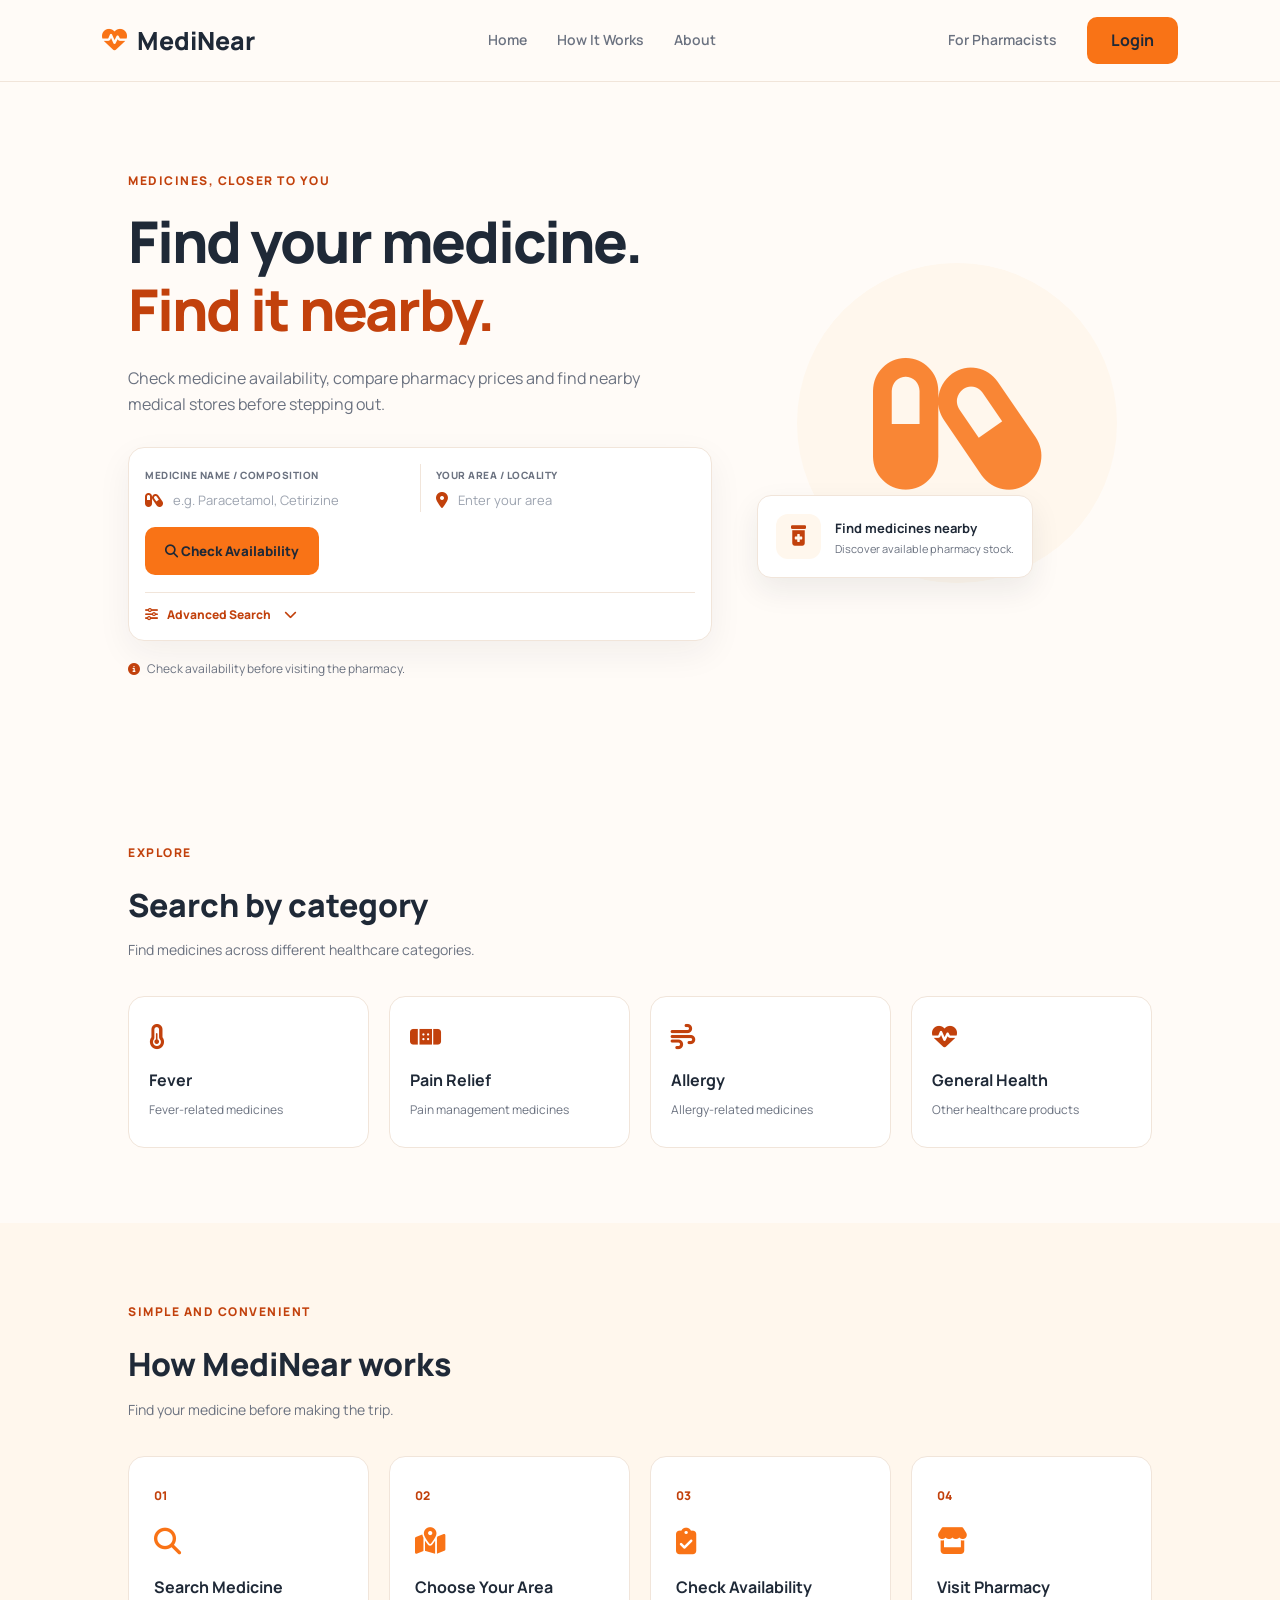
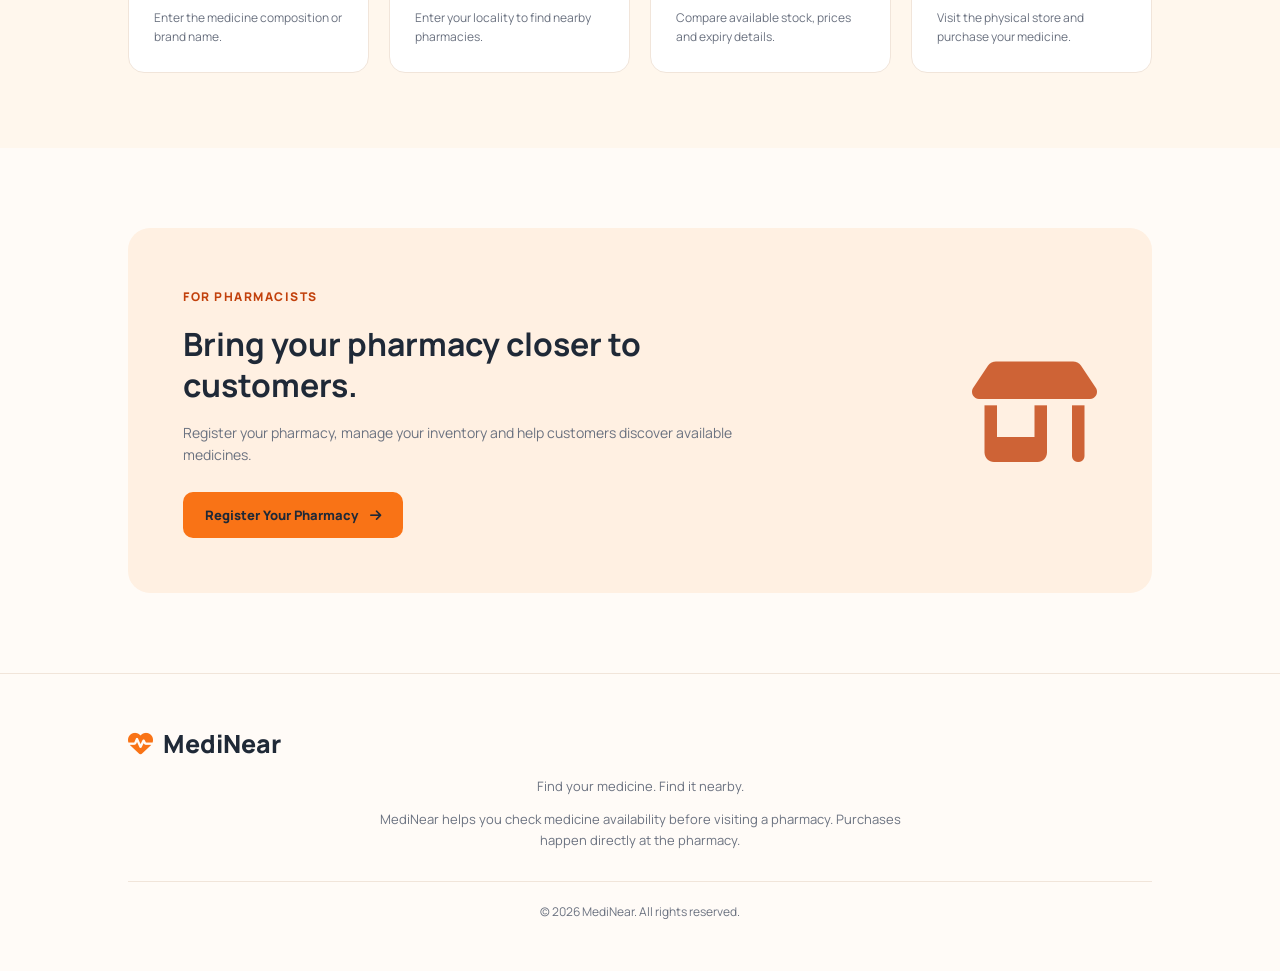
<file: medinear-actual/index.html>
<!DOCTYPE html>
<html lang="en">

<head>
    <meta charset="UTF-8">
    <meta name="viewport" content="width=device-width, initial-scale=1.0">

    <title>MediNear | Find Your Medicine Nearby</title>

    <meta name="description"
        content="Check medicine availability at pharmacies near your area before visiting the store.">

    <link rel="stylesheet" href="style.css">

    <link rel="preconnect" href="https://fonts.googleapis.com">
    <link rel="preconnect" href="https://fonts.gstatic.com" crossorigin>

    <link href="https://fonts.googleapis.com/css2?family=Manrope:wght@400;500;600;700;800&display=swap"
        rel="stylesheet">

    <link rel="stylesheet"
        href="https://cdnjs.cloudflare.com/ajax/libs/font-awesome/6.5.2/css/all.min.css">
   
</head>

<body>

    <!-- NAVIGATION -->

    <header class="navbar">

        <a href="index.html" class="logo">
            <i class="fa-solid fa-heart-pulse"></i>
            <span>MediNear</span>
        </a>

        <nav class="nav-links">
            <a href="#home">Home</a>
            <a href="#how-it-works">How It Works</a>
            <a href="#about">About</a>
        </nav>

        <div class="nav-actions">
            <a href="#pharmacist" class="pharmacist-link">
                For Pharmacists
            </a>

            <a href="login.html" class="login-btn">
                Login
            </a>
        </div>

    </header>


    <!-- HERO SECTION -->

    <main>

        <section class="hero" id="home">

            <div class="hero-content">

                <span class="eyebrow">
                    MEDICINES, CLOSER TO YOU
                </span>

                <h1>
                    Find your medicine.
                    <span>Find it nearby.</span>
                </h1>

                <p class="hero-description">
                    Check medicine availability, compare pharmacy prices
                    and find nearby medical stores before stepping out.
                </p>


                <!-- MEDICINE SEARCH -->

                
<form class="search-container" id="medicine-search">

    <!-- MEDICINE NAME -->

    <div class="search-field">
        <label for="medicine">
            MEDICINE NAME / COMPOSITION
        </label>

        <div class="input-wrapper">
            <i class="fa-solid fa-capsules"></i>

            <input
                type="text"
                id="medicine"
                placeholder="e.g. Paracetamol, Cetirizine"
                required
            >
        </div>
    </div>

    <div class="search-divider"></div>

    <!-- LOCATION -->

    <div class="search-field">
        <label for="area">
            YOUR AREA / LOCALITY
        </label>

        <div class="input-wrapper">
            <i class="fa-solid fa-location-dot"></i>

            <input
                type="text"
                id="area"
                placeholder="Enter your area"
                required
            >
        </div>
    </div>

    <!-- SEARCH BUTTON -->

    <button type="submit" class="search-btn">
        <i class="fa-solid fa-magnifying-glass"></i>
        Check Availability
    </button>

    <!-- EXPANDABLE ADVANCED FILTERS -->

    <details class="advanced-search">

        <summary>
            <i class="fa-solid fa-sliders"></i>
            Advanced Search
            <i class="fa-solid fa-chevron-down advanced-arrow"></i>
        </summary>

        <div class="advanced-search-fields">

            <!-- BRAND NAME -->

            <div class="advanced-field">
                <label for="brand">BRAND NAME (OPTIONAL)</label>

                <input
                    type="text"
                    id="brand"
                    placeholder="e.g. Dolo, Crocin"
                >
            </div>

            <!-- STRENGTH -->

            <div class="advanced-field">
                <label for="strength">STRENGTH (OPTIONAL)</label>

                <select id="strength">
                    <option value="">Any strength</option>
                    <option value="250 mg">250 mg</option>
                    <option value="500 mg">500 mg</option>
                    <option value="650 mg">650 mg</option>
                    <option value="1 g">1 g</option>
                    <option value="5 mg">5 mg</option>
                    <option value="10 mg">10 mg</option>
                    <option value="100 mg">100 mg</option>
                </select>
            </div>

            <!-- DOSAGE FORM -->

            <div class="advanced-field">
                <label for="dosage-form">DOSAGE FORM (OPTIONAL)</label>

                <select id="dosage-form">
                    <option value="">Any form</option>
                    <option value="Tablet">Tablet</option>
                    <option value="Capsule">Capsule</option>
                    <option value="Syrup">Syrup</option>
                    <option value="Injection">Injection</option>
                    <option value="Drops">Drops</option>
                    <option value="Cream">Cream</option>
                    <option value="Ointment">Ointment</option>
                </select>
            </div>

        </div>

    </details>

</form>


                   
                      


                <div class="hero-note">
                    <i class="fa-solid fa-circle-info"></i>
                    Check availability before visiting the pharmacy.
                </div>

            </div>


            <!-- HERO VISUAL -->

            <div class="hero-visual">

                <div class="visual-circle"></div>

                <div class="floating-card">

                    <div class="floating-icon">
                        <i class="fa-solid fa-prescription-bottle-medical"></i>
                    </div>

                    <div>
                        <strong>Find medicines nearby</strong>
                        <p>Discover available pharmacy stock.</p>
                    </div>

                </div>

                <div class="visual-decoration">
                    <i class="fa-solid fa-capsules"></i>
                </div>

            </div>

        </section>

<!-- MEDICINE SEARCH RESULTS -->

<section class="medicine-results" id="medicine-results">

    <div class="results-heading">
        <div>
            <span class="eyebrow">NEARBY PHARMACIES</span>
            <h2>Medicine availability</h2>
            <p id="results-summary">Search to discover nearby pharmacies.</p>
        </div>

        <span class="results-count" id="results-count"></span>
    </div>

    <div class="results-list" id="results-list"></div>

    <div class="empty-state" id="empty-state">
        <h3>No pharmacies found</h3>
        <p>Try another medicine name or location.</p>
    </div>

</section>



        <!-- CATEGORIES -->

        <section class="categories">

            <div class="section-heading">

                <span class="eyebrow">EXPLORE</span>

                <h2>Search by category</h2>

                <p>
                    Find medicines across different healthcare categories.
                </p>

            </div>


            <div class="category-grid">

                <div class="category-card">
                    <i class="fa-solid fa-temperature-half"></i>
                    <h3>Fever</h3>
                    <p>Fever-related medicines</p>
                </div>

                <div class="category-card">
                    <i class="fa-solid fa-bandage"></i>
                    <h3>Pain Relief</h3>
                    <p>Pain management medicines</p>
                </div>

                <div class="category-card">
                    <i class="fa-solid fa-wind"></i>
                    <h3>Allergy</h3>
                    <p>Allergy-related medicines</p>
                </div>

                <div class="category-card">
                    <i class="fa-solid fa-heart-pulse"></i>
                    <h3>General Health</h3>
                    <p>Other healthcare products</p>
                </div>

            </div>

        </section>


        <!-- HOW IT WORKS -->

        <section class="how-it-works" id="how-it-works">

            <div class="section-heading">

                <span class="eyebrow">SIMPLE AND CONVENIENT</span>

                <h2>How MediNear works</h2>

                <p>
                    Find your medicine before making the trip.
                </p>

            </div>


            <div class="steps-grid">

                <div class="step-card">
                    <span>01</span>
                    <i class="fa-solid fa-magnifying-glass"></i>
                    <h3>Search Medicine</h3>
                    <p>Enter the medicine composition or brand name.</p>
                </div>

                <div class="step-card">
                    <span>02</span>
                    <i class="fa-solid fa-map-location-dot"></i>
                    <h3>Choose Your Area</h3>
                    <p>Enter your locality to find nearby pharmacies.</p>
                </div>

                <div class="step-card">
                    <span>03</span>
                    <i class="fa-solid fa-clipboard-check"></i>
                    <h3>Check Availability</h3>
                    <p>Compare available stock, prices and expiry details.</p>
                </div>

                <div class="step-card">
                    <span>04</span>
                    <i class="fa-solid fa-store"></i>
                    <h3>Visit Pharmacy</h3>
                    <p>Visit the physical store and purchase your medicine.</p>
                </div>

            </div>

        </section>


        <!-- PHARMACIST SECTION -->

        <section class="pharmacist-section" id="pharmacist">

            <div>
                <span class="eyebrow">FOR PHARMACISTS</span>

                <h2>Bring your pharmacy closer to customers.</h2>

                <p>
                    Register your pharmacy, manage your inventory
                    and help customers discover available medicines.
                </p>

                <a href="pharmacy-register.html" class="pharmacist-cta">
                    Register Your Pharmacy
                    <i class="fa-solid fa-arrow-right"></i>
                </a>
            </div>

            <div class="pharmacist-icon">
                <i class="fa-solid fa-shop"></i>
            </div>

        </section>

    </main>


    <!-- FOOTER -->

    <footer class="footer" id="about">

        <a href="#home" class="logo">
            <i class="fa-solid fa-heart-pulse"></i>
            <span>MediNear</span>
        </a>

        <p>
            Find your medicine. Find it nearby.
        </p>

        <p class="footer-note">
            MediNear helps you check medicine availability
            before visiting a pharmacy. Purchases happen
            directly at the pharmacy.
        </p>

        <div class="copyright">
            © 2026 MediNear. All rights reserved.
        </div>

    </footer>


    
    
    <script src="main.js"></script>

</body>
</html>
</file>
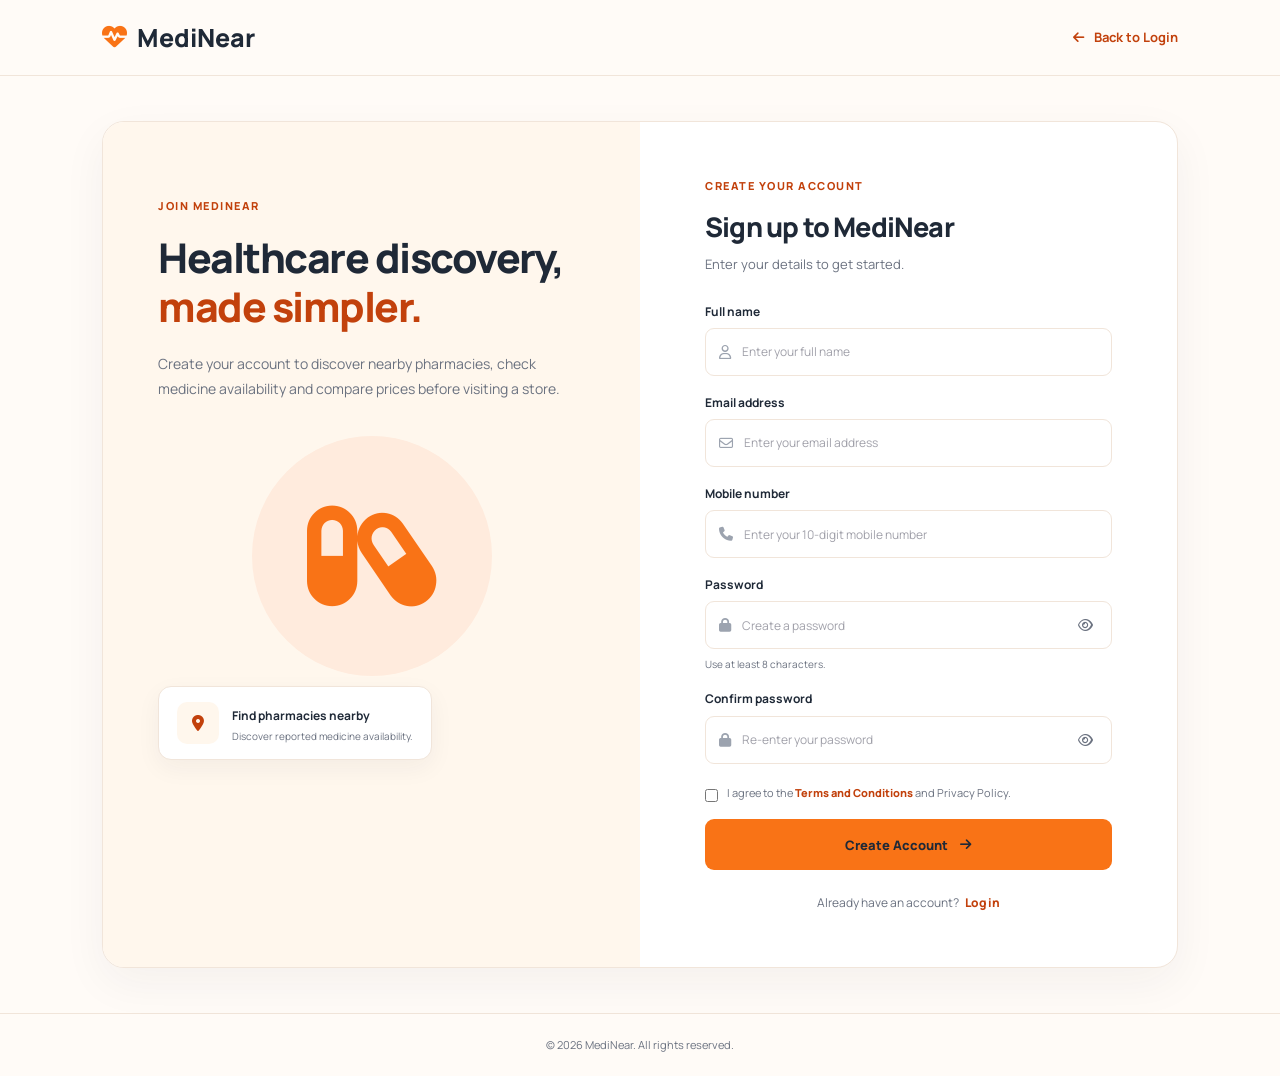
<file: medinear-actual/customer-register.html>
<!DOCTYPE html>
<html lang="en">

<head>
    <meta charset="UTF-8">
    <meta name="viewport" content="width=device-width, initial-scale=1.0">

    <title>Customer Registration | MediNear</title>

    <link rel="stylesheet" href="customer-register.css">

    <link rel="preconnect" href="https://fonts.googleapis.com">
    <link rel="preconnect" href="https://fonts.gstatic.com" crossorigin>

    <link href="https://fonts.googleapis.com/css2?family=Manrope:wght@400;500;600;700;800&display=swap"
        rel="stylesheet">

    <link rel="stylesheet"
        href="https://cdnjs.cloudflare.com/ajax/libs/font-awesome/6.5.2/css/all.min.css">
</head>

<body>

    <!-- HEADER -->

    <header class="register-header">

        <a href="index.html" class="register-logo">
            <i class="fa-solid fa-heart-pulse"></i>
            <span>MediNear</span>
        </a>

        <a href="login.html" class="back-login">
            <i class="fa-solid fa-arrow-left"></i>
            Back to Login
        </a>

    </header>


    <!-- REGISTRATION SECTION -->

    <main class="register-main">

        <section class="register-card">

            <!-- LEFT PANEL -->

            <div class="register-visual">

                <span class="register-eyebrow">
                    JOIN MEDINEAR
                </span>

                <h1>
                    Healthcare discovery,
                    <span>made simpler.</span>
                </h1>

                <p>
                    Create your account to discover nearby pharmacies,
                    check medicine availability and compare prices
                    before visiting a store.
                </p>

                <div class="register-illustration">

                    <div class="illustration-circle"></div>

                    <i class="fa-solid fa-capsules"></i>

                </div>

                <div class="register-feature">

                    <div class="feature-icon">
                        <i class="fa-solid fa-location-dot"></i>
                    </div>

                    <div>
                        <strong>Find pharmacies nearby</strong>
                        <p>Discover reported medicine availability.</p>
                    </div>

                </div>

            </div>


            <!-- RIGHT PANEL -->

            <div class="register-form-panel">

                <div class="form-heading">

                    <span class="register-eyebrow">
                        CREATE YOUR ACCOUNT
                    </span>

                    <h2>Sign up to MediNear</h2>

                    <p>Enter your details to get started.</p>

                </div>


                <form id="customer-register-form">

                    <!-- FULL NAME -->

                    <div class="register-field">

                        <label for="full-name">Full name</label>

                        <div class="register-input">
                            <i class="fa-regular fa-user"></i>

                            <input
                                type="text"
                                id="full-name"
                                name="fullName"
                                placeholder="Enter your full name"
                                autocomplete="name"
                                required
                                minlength="2"
                            >
                        </div>

                    </div>


                    <!-- EMAIL -->

                    <div class="register-field">

                        <label for="register-email">Email address</label>

                        <div class="register-input">
                            <i class="fa-regular fa-envelope"></i>

                            <input
                                type="email"
                                id="register-email"
                                name="email"
                                placeholder="Enter your email address"
                                autocomplete="email"
                                required
                            >
                        </div>

                    </div>


                    <!-- MOBILE NUMBER -->

                    <div class="register-field">

                        <label for="mobile">Mobile number</label>

                        <div class="register-input">
                            <i class="fa-solid fa-phone"></i>

                            <input
                                type="tel"
                                id="mobile"
                                name="mobile"
                                placeholder="Enter your 10-digit mobile number"
                                autocomplete="tel"
                                inputmode="numeric"
                                pattern="[6-9][0-9]{9}"
                                maxlength="10"
                                required
                            >
                        </div>

                    </div>


                    <!-- PASSWORD -->

                    <div class="register-field">

                        <label for="register-password">Password</label>

                        <div class="register-input">
                            <i class="fa-solid fa-lock"></i>

                            <input
                                type="password"
                                id="register-password"
                                name="password"
                                placeholder="Create a password"
                                autocomplete="new-password"
                                minlength="8"
                                required
                            >

                            <button
                                type="button"
                                class="password-toggle"
                                data-target="register-password"
                                aria-label="Show password"
                            >
                                <i class="fa-regular fa-eye"></i>
                            </button>

                        </div>

                        <span class="field-hint">
                            Use at least 8 characters.
                        </span>

                    </div>


                    <!-- CONFIRM PASSWORD -->

                    <div class="register-field">

                        <label for="confirm-password">Confirm password</label>

                        <div class="register-input">
                            <i class="fa-solid fa-lock"></i>

                            <input
                                type="password"
                                id="confirm-password"
                                name="confirmPassword"
                                placeholder="Re-enter your password"
                                autocomplete="new-password"
                                required
                            >

                            <button
                                type="button"
                                class="password-toggle"
                                data-target="confirm-password"
                                aria-label="Show password"
                            >
                                <i class="fa-regular fa-eye"></i>
                            </button>

                        </div>

                    </div>


                    <!-- TERMS -->

                    <div class="terms-row">

                        <input
                            type="checkbox"
                            id="terms"
                            required
                        >

                        <label for="terms">
                            I agree to the
                            <a href="#" id="terms-link">Terms and Conditions</a>
                            and Privacy Policy.
                        </label>

                    </div>


                    <!-- MESSAGE -->

                    <p id="register-message" class="register-message"
                        role="status" aria-live="polite"></p>


                    <!-- SUBMIT -->

                    <button type="submit" class="create-account-btn">

                        Create Account

                        <i class="fa-solid fa-arrow-right"></i>

                    </button>

                </form>


                <!-- LOGIN LINK -->

                <div class="existing-account">

                    Already have an account?

                    <a href="login.html">Log in</a>

                </div>

            </div>

        </section>

    </main>


    <footer class="register-footer">
        © 2026 MediNear. All rights reserved.
    </footer>


    <script src="customer-register.js"></script>

</body>
</html>
</file>
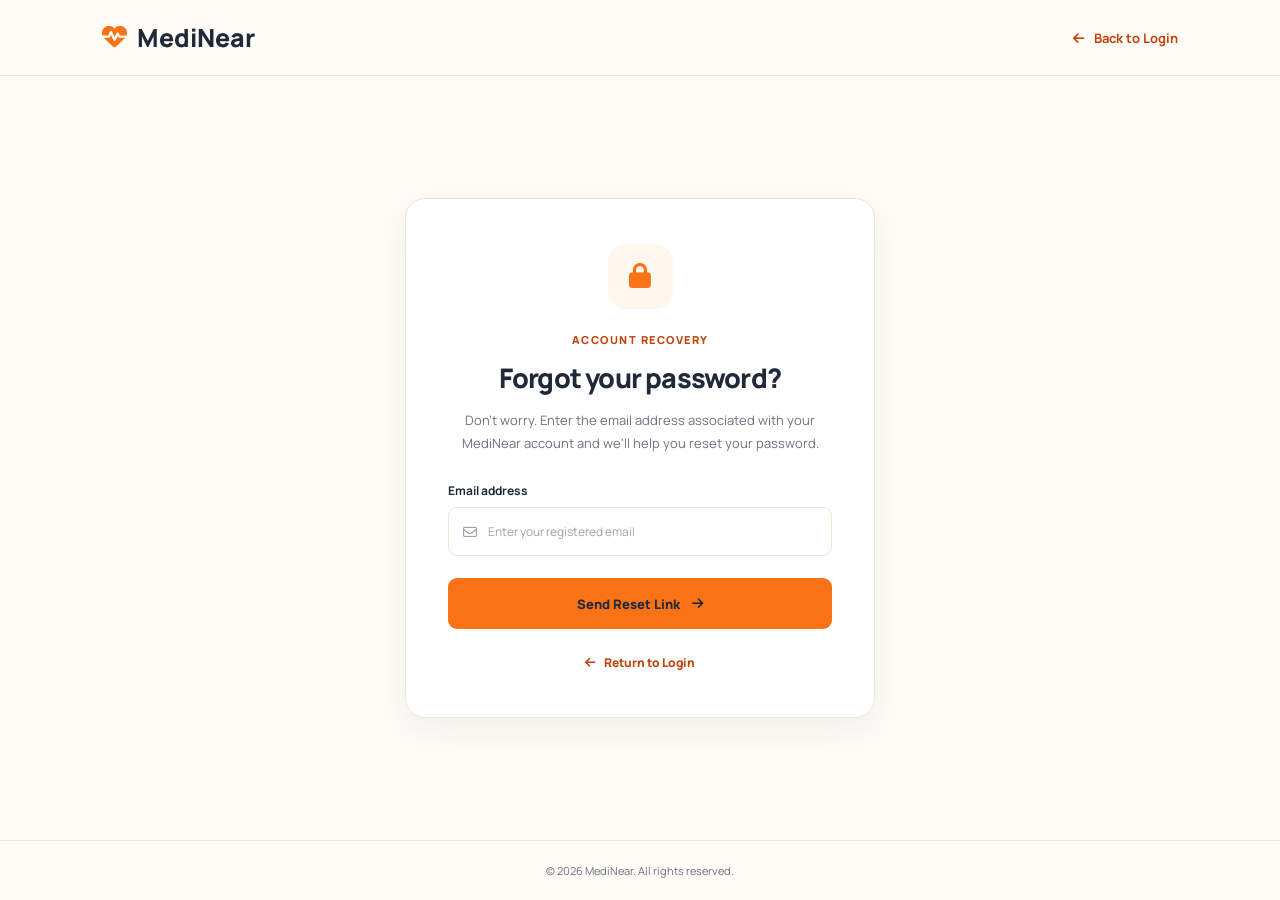
<file: medinear-actual/forgot-password.html>
<!DOCTYPE html>
<html lang="en">

<head>
    <meta charset="UTF-8">
    <meta name="viewport" content="width=device-width, initial-scale=1.0">

    <title>Forgot Password | MediNear</title>

    <link rel="stylesheet" href="forgot-password.css">

    <link rel="preconnect" href="https://fonts.googleapis.com">
    <link rel="preconnect" href="https://fonts.gstatic.com" crossorigin>

    <link href="https://fonts.googleapis.com/css2?family=Manrope:wght@400;500;600;700;800&display=swap"
        rel="stylesheet">

    <link rel="stylesheet"
        href="https://cdnjs.cloudflare.com/ajax/libs/font-awesome/6.5.2/css/all.min.css">
</head>

<body>

    <header class="forgot-header">

        <a href="index.html" class="forgot-logo">
            <i class="fa-solid fa-heart-pulse"></i>
            <span>MediNear</span>
        </a>

        <a href="login.html" class="back-login">
            <i class="fa-solid fa-arrow-left"></i>
            Back to Login
        </a>

    </header>


    <main class="forgot-main">

        <section class="forgot-card">

            <div class="forgot-icon">
                <i class="fa-solid fa-lock"></i>
            </div>

            <span class="forgot-eyebrow">ACCOUNT RECOVERY</span>

            <h1>Forgot your password?</h1>

            <p class="forgot-description">
                Don't worry. Enter the email address associated with
                your MediNear account and we'll help you reset your password.
            </p>


            <form id="forgot-password-form">

                <div class="forgot-field">

                    <label for="forgot-email">Email address</label>

                    <div class="forgot-input">
                        <i class="fa-regular fa-envelope"></i>

                        <input
                            type="email"
                            id="forgot-email"
                            name="email"
                            placeholder="Enter your registered email"
                            autocomplete="email"
                            required
                        >
                    </div>

                </div>


                <p id="forgot-message"
                    class="forgot-message"
                    role="status"
                    aria-live="polite">
                </p>


                <button type="submit" class="reset-button">
                    Send Reset Link
                    <i class="fa-solid fa-arrow-right"></i>
                </button>

            </form>


            <a href="login.html" class="return-login">
                <i class="fa-solid fa-arrow-left"></i>
                Return to Login
            </a>

        </section>

    </main>


    <footer class="forgot-footer">
        © 2026 MediNear. All rights reserved.
    </footer>


    <script src="forgot-password.js"></script>

</body>
</html>
</file>
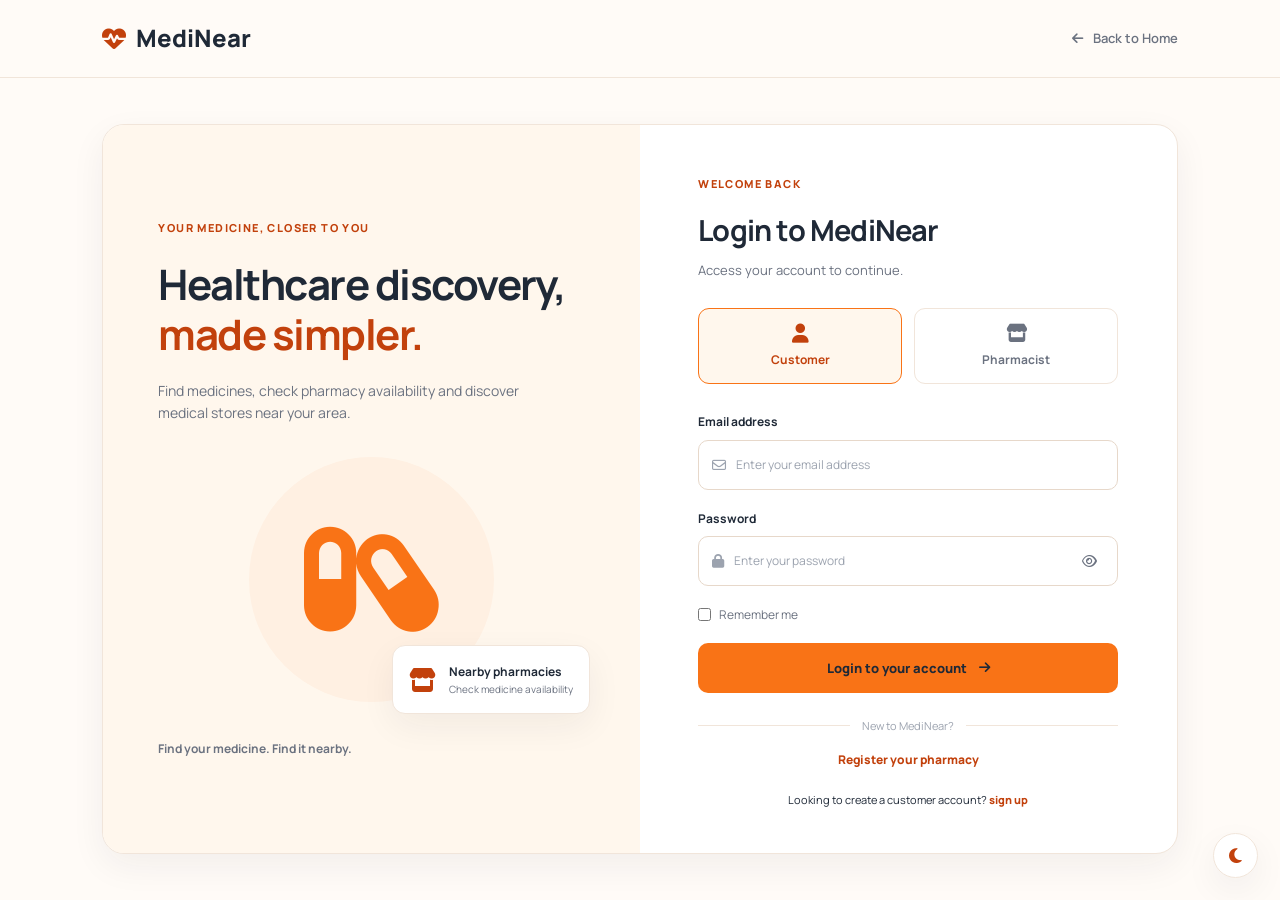
<file: medinear-actual/login.html>
<!DOCTYPE html>
<html lang="en">

<head>
    <meta charset="UTF-8">
    <meta name="viewport" content="width=device-width, initial-scale=1.0">

    <title>Login | MediNear</title>

    <link rel="stylesheet" href="auth.css">

    <link rel="preconnect" href="https://fonts.googleapis.com">
    <link rel="preconnect" href="https://fonts.gstatic.com" crossorigin>

    <link href="https://fonts.googleapis.com/css2?family=Manrope:wght@400;500;600;700;800&display=swap"
        rel="stylesheet">

    <link rel="stylesheet"
        href="https://cdnjs.cloudflare.com/ajax/libs/font-awesome/6.5.2/css/all.min.css">
</head>

<body>

    <header class="auth-navbar">

        <a href="../index.html" class="auth-logo">
            <i class="fa-solid fa-heart-pulse"></i>
            MediNear
        </a>

        <a href="index.html" class="back-home">
            <i class="fa-solid fa-arrow-left"></i>
            Back to Home
        </a>

    </header>


    <main class="auth-main">

        <section class="login-layout">

            <!-- LEFT VISUAL SECTION -->

            <div class="auth-visual">

                <span class="visual-label">
                    YOUR MEDICINE, CLOSER TO YOU
                </span>

                <h1>
                    Healthcare discovery,
                    <span>made simpler.</span>
                </h1>

                <p>
                    Find medicines, check pharmacy availability
                    and discover medical stores near your area.
                </p>

                <div class="auth-illustration">

                    <div class="illustration-circle"></div>

                    <i class="fa-solid fa-capsules capsule-visual"></i>

                    <div class="visual-info-card">

                        <i class="fa-solid fa-store"></i>

                        <div>
                            <strong>Nearby pharmacies</strong>
                            <span>Check medicine availability</span>
                        </div>

                    </div>

                </div>

                <div class="visual-footer">
                    Find your medicine. Find it nearby.
                </div>

            </div>


            <!-- RIGHT LOGIN SECTION -->

            <div class="auth-form-section">

                <div class="auth-card">

                    <div class="mobile-logo auth-logo">
                        <i class="fa-solid fa-heart-pulse"></i>
                        MediNear
                    </div>

                    <span class="eyebrow">WELCOME BACK</span>

                    <h2>Login to MediNear</h2>

                    <p class="form-description">
                        Access your account to continue.
                    </p>


                    <!-- ACCOUNT TYPE -->

                    <div class="account-selector">

                        <button type="button"
                            class="account-option active"
                            data-role="customer">

                            <i class="fa-solid fa-user"></i>

                            <span>Customer</span>

                        </button>


                        <button type="button"
                            class="account-option"
                            data-role="pharmacist">

                            <i class="fa-solid fa-store"></i>

                            <span>Pharmacist</span>

                        </button>

                    </div>


                    <form id="login-form">

                        <input type="hidden"
                            id="account-role"
                            value="customer">


                        <div class="form-group">

                            <label for="login-email">
                                Email address
                            </label>

                            <div class="form-input">

                                <i class="fa-regular fa-envelope"></i>

                                <input
                                    type="email"
                                    id="login-email"
                                    placeholder="Enter your email address"
                                    autocomplete="email"
                                    required
                                >

                            </div>

                        </div>


                        <div class="form-group">

                            <div class="label-row">

                                <label for="login-password">
                                    Password
                                </label>

                        
                            </div>


                            <div class="form-input">

                                <i class="fa-solid fa-lock"></i>

                                <input
                                    type="password"
                                    id="login-password"
                                    placeholder="Enter your password"
                                    autocomplete="current-password"
                                    required
                                >

                                <button type="button"
                                    class="password-toggle"
                                    data-target="login-password"
                                    aria-label="Show password">

                                    <i class="fa-regular fa-eye"></i>

                                </button>

                            </div>

                        </div>


                        <div class="remember-row">

                            <label>
                                <input type="checkbox" id="remember-me">
                                Remember me
                            </label>

                        </div>


                        <button type="submit" class="auth-submit">

                            Login to your account

                            <i class="fa-solid fa-arrow-right"></i>

                        </button>


                        <div id="login-message"
                            class="form-message"
                            role="status"
                            aria-live="polite">
                        </div>

                    </form>


                    <div class="auth-divider">
                        <span>New to MediNear?</span>
                    </div>


                    <p class="register-prompt">
                        <a href="pharmacy-register.html">
                            Register your pharmacy
                        </a>
                    </p>


                    <p class="customer-note">
                        Looking to create a customer account?
                        <a href="customer-register.html" class="signup-link">
                        sign up
                        </a>
                    </p>

                </div>

            </div>

        </section>

    </main>


    <script src="auth.js"></script>

</body>
</html>
</file>
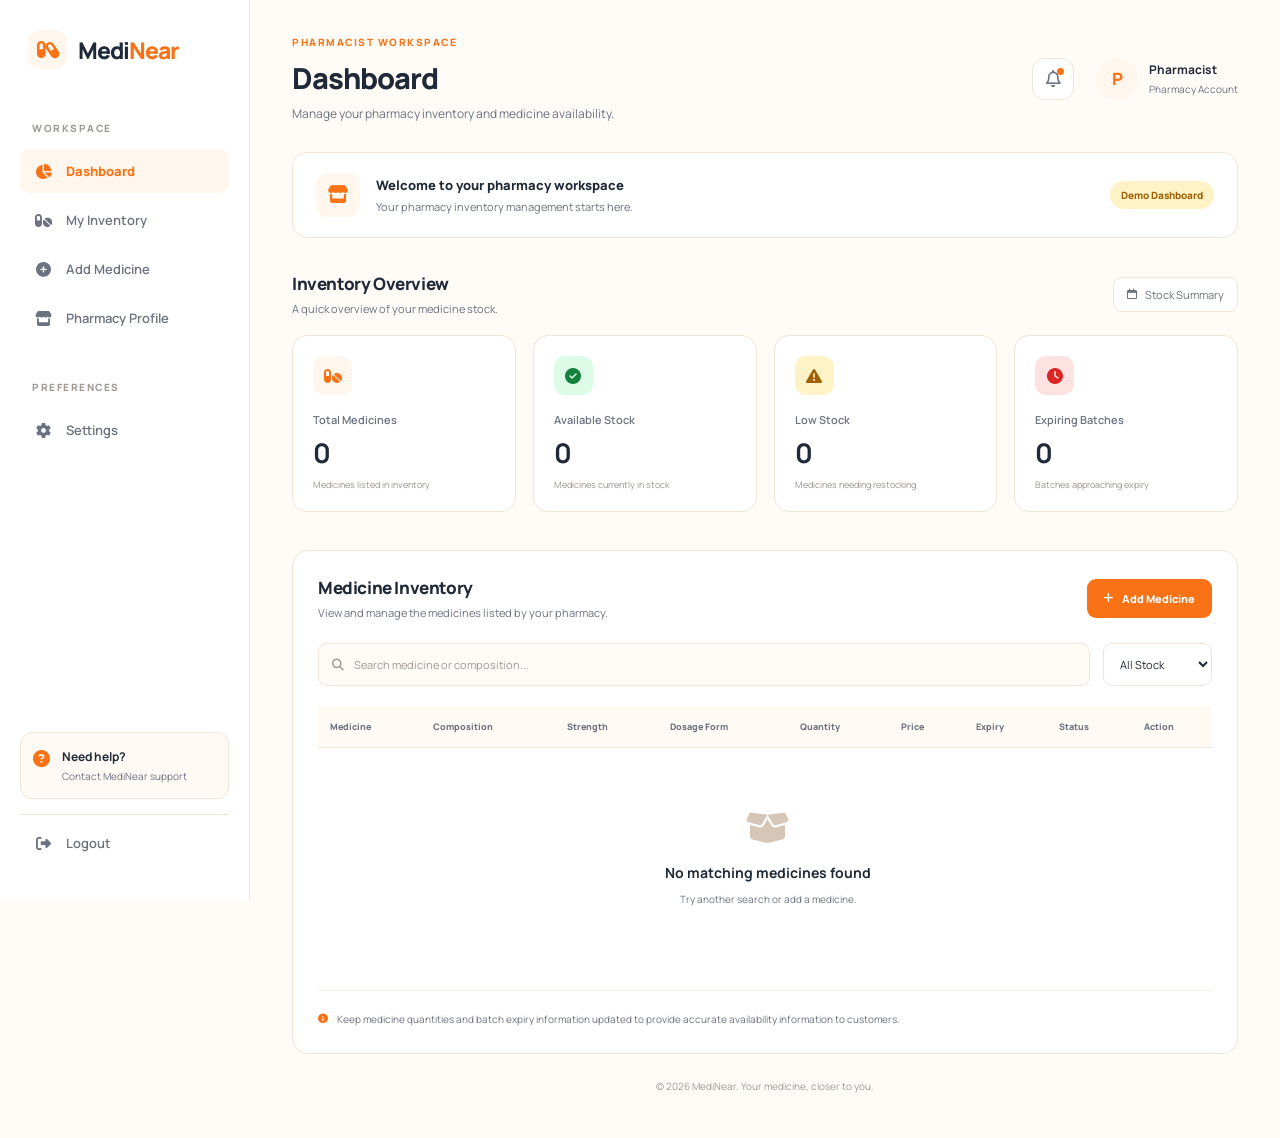
<file: medinear-actual/pharmacist-dashboard.html>
<!DOCTYPE html>
<html lang="en">
<head>
    <meta charset="UTF-8">
    <meta name="viewport" content="width=device-width, initial-scale=1.0">

    <title>Pharmacist Dashboard | MediNear</title>

    <!-- Google Font -->
    <link rel="preconnect" href="https://fonts.googleapis.com">
    <link rel="preconnect" href="https://fonts.gstatic.com" crossorigin>
    <link href="https://fonts.googleapis.com/css2?family=Manrope:wght@400;500;600;700;800&display=swap" rel="stylesheet">

    <!-- Font Awesome Icons -->
    <link rel="stylesheet" href="https://cdnjs.cloudflare.com/ajax/libs/font-awesome/6.5.2/css/all.min.css">

    <!-- Dashboard CSS -->
    <link rel="stylesheet" href="dashboard.css">
</head>

<body>

    <div class="dashboard-container">

        <!-- SIDEBAR -->
        <aside class="sidebar">

            <div class="sidebar-logo">
                <div class="logo-icon">
                    <i class="fa-solid fa-capsules"></i>
                </div>
                <span>Medi<span>Near</span></span>
            </div>

            <div class="sidebar-section">
                <p class="sidebar-heading">WORKSPACE</p>

                <a href="#" class="nav-link active">
                    <i class="fa-solid fa-chart-pie"></i>
                    <span>Dashboard</span>
                </a>

                <a href="#inventory" class="nav-link">
                    <i class="fa-solid fa-pills"></i>
                    <span>My Inventory</span>
                </a>

                <a href="#add-medicine" class="nav-link">
                    <i class="fa-solid fa-plus-circle"></i>
                    <span>Add Medicine</span>
                </a>

                <a href="#pharmacy-profile" class="nav-link">
                    <i class="fa-solid fa-store"></i>
                    <span>Pharmacy Profile</span>
                </a>
            </div>

            <div class="sidebar-section">
                <p class="sidebar-heading">PREFERENCES</p>

                <a href="#settings" class="nav-link">
                    <i class="fa-solid fa-gear"></i>
                    <span>Settings</span>
                </a>
            </div>

            <div class="sidebar-bottom">
                <div class="sidebar-help">
                    <i class="fa-solid fa-circle-question"></i>
                    <div>
                        <strong>Need help?</strong>
                        <p>Contact MediNear support</p>
                    </div>
                </div>

                <a href="login.html" class="nav-link logout-link">
                    <i class="fa-solid fa-right-from-bracket"></i>
                    <span>Logout</span>
                </a>
            </div>

        </aside>


        <!-- MAIN CONTENT -->
        <main class="main-content">

            <!-- TOP BAR -->
            <header class="topbar">

                <div class="topbar-left">
                    <p class="welcome-label">PHARMACIST WORKSPACE</p>
                    <h1>Dashboard</h1>
                    <p class="topbar-description">
                        Manage your pharmacy inventory and medicine availability.
                    </p>
                </div>

                <div class="topbar-right">

                    <button class="notification-btn" type="button" aria-label="Notifications">
                        <i class="fa-regular fa-bell"></i>
                        <span class="notification-dot"></span>
                    </button>

                    <div class="profile-info">
                        <div class="profile-avatar">P</div>
                        <div>
                            <strong>Pharmacist</strong>
                            <p>Pharmacy Account</p>
                        </div>
                    </div>

                </div>

            </header>


            <!-- PHARMACY STATUS -->
            <section class="pharmacy-status">

                <div class="status-icon">
                    <i class="fa-solid fa-store"></i>
                </div>

                <div class="status-details">
                    <h3>Welcome to your pharmacy workspace</h3>
                    <p>
                        Your pharmacy inventory management starts here.
                    </p>
                </div>

                <span class="status-badge">Demo Dashboard</span>

            </section>


            <!-- OVERVIEW CARDS -->
            <section class="overview-section">

                <div class="section-heading">
                    <div>
                        <h2>Inventory Overview</h2>
                        <p>A quick overview of your medicine stock.</p>
                    </div>

                    <span class="date-label">
                        <i class="fa-regular fa-calendar"></i>
                        Stock Summary
                    </span>
                </div>


                <div class="overview-grid">

                    <div class="overview-card">
                        <div class="card-top">
                            <div class="card-icon orange-icon">
                                <i class="fa-solid fa-pills"></i>
                            </div>
                        </div>
                        <p>Total Medicines</p>
                        <h3 id="totalMedicines">0</h3>
                        <span>Medicines listed in inventory</span>
                    </div>


                    <div class="overview-card">
                        <div class="card-top">
                            <div class="card-icon green-icon">
                                <i class="fa-solid fa-circle-check"></i>
                            </div>
                        </div>
                        <p>Available Stock</p>
                        <h3 id="availablestock">0</h3>
                        <span>Medicines currently in stock</span>
                    </div>


                    <div class="overview-card">
                        <div class="card-top">
                            <div class="card-icon yellow-icon">
                                <i class="fa-solid fa-triangle-exclamation"></i>
                            </div>
                        </div>
                        <p>Low Stock</p>
                        <h3 id="lowstock">0</h3>
                        <span>Medicines needing restocking</span>
                    </div>


                    <div class="overview-card">
                        <div class="card-top">
                            <div class="card-icon red-icon">
                                <i class="fa-solid fa-clock"></i>
                            </div>
                        </div>
                        <p>Expiring Batches</p>
                        <h3 id="expiringBatches">0</h3>
                        <span>Batches approaching expiry</span>
                    </div>

                </div>

            </section>


            <!-- INVENTORY SECTION -->
            <section class="inventory-section" id="inventory">

                <div class="section-heading inventory-heading">

                    <div>
                        <h2>Medicine Inventory</h2>
                        <p>View and manage the medicines listed by your pharmacy.</p>
                    </div>

                    <button class="add-medicine-btn" id="addMedicineBtn" type="button">
                        <i class="fa-solid fa-plus"></i>
                        Add Medicine
                    </button>

                </div>


                <!-- SEARCH AND FILTERS -->
                <div class="inventory-toolbar">

                    <div class="inventory-search">
                        <i class="fa-solid fa-magnifying-glass"></i>
                        <input
                            type="search"
                            id="inventorySearch"
                            placeholder="Search medicine or composition..."
                        >
                    </div>

                    <select id="stockFilter">
                        <option value="all">All Stock</option>
                        <option value="available">Available</option>
                        <option value="low">Low Stock</option>
                        <option value="out">Out of Stock</option>
                    </select>

                </div>


                <!-- INVENTORY TABLE -->
                <div class="inventory-table-wrapper">

                    <table class="inventory-table">

                        <thead>
                            <tr>
                                <th>Medicine</th>
                                <th>Composition</th>
                                <th>Strength</th>
                                <th>Dosage Form</th>
                                <th>Quantity</th>
                                <th>Price</th>
                                <th>Expiry</th>
                                <th>Status</th>
                                <th>Action</th>
                            </tr>
                        </thead>

                        <tbody id="inventoryTableBody">

                            <tr class="empty-row">
                                <td colspan="9">
                                    <div class="empty-state">
                                        <i class="fa-solid fa-box-open"></i>
                                        <h3>No medicines added yet</h3>
                                        <p>
                                            Add your first medicine to start managing
                                            your pharmacy inventory.
                                        </p>
                                        <button type="button" class="empty-add-btn" id="emptyAddBtn">
                                            <i class="fa-solid fa-plus"></i>
                                            Add Your First Medicine
                                        </button>
                                    </div>
                                </td>
                            </tr>

                        </tbody>

                    </table>

                </div>

                <p class="inventory-note">
                    <i class="fa-solid fa-circle-info"></i>
                    Keep medicine quantities and batch expiry information updated
                    to provide accurate availability information to customers.
                </p>

            </section>

            <footer class="dashboard-footer">
                <p>© 2026 MediNear. Your medicine, closer to you.</p>
            </footer>

        </main>

    </div>

<!-- ADD MEDICINE MODAL -->

<div class="modal-overlay" id="medicineModal">

    <div class="medicine-modal">

        <div class="modal-header">
            <div>
                <p class="modal-label">INVENTORY MANAGEMENT</p>
                <h2>Add New Medicine</h2>
                <p>Enter the medicine and batch information below.</p>
            </div>

            <button type="button" class="close-modal" id="closeMedicineModal">
                &times;
            </button>
        </div>

        <form id="medicineForm">

            <div class="form-section">
                <h3>Medicine Information</h3>

                <div class="form-grid">

                    <div class="form-group">
                        <label for="medicineName">Medicine Name *</label>
                        <input type="text" id="medicineName" required
                               placeholder="e.g. Dolo 650">
                    </div>

                    <div class="form-group">
                        <label for="brandName">Brand Name *</label>
                        <input type="text" id="brandName" required
                               placeholder="e.g. Micro Labs">
                    </div>

                    <div class="form-group">
                        <label for="composition">Composition *</label>
                        <input type="text" id="composition" required
                               placeholder="e.g. Paracetamol">
                    </div>

                    <div class="form-group">
                        <label for="strength">Strength *</label>
                        <input type="text" id="strength" required
                               placeholder="e.g. 650 mg">
                    </div>

                    <div class="form-group">
                        <label for="dosageForm">Dosage Form *</label>
                        <select id="dosageForm" required>
                            <option value="">Select dosage form</option>
                            <option value="Tablet">Tablet</option>
                            <option value="Capsule">Capsule</option>
                            <option value="Syrup">Syrup</option>
                            <option value="Injection">Injection</option>
                            <option value="Drops">Drops</option>
                            <option value="Ointment">Ointment</option>
                            <option value="Cream">Cream</option>
                            <option value="Powder">Powder</option>
                            <option value="Other">Other</option>
                        </select>
                    </div>

                </div>
            </div>

            <div class="form-section">
                <h3>Batch and Stock Information</h3>

                <div class="form-grid">

                    <div class="form-group">
                        <label for="batchNumber">Batch Number *</label>
                        <input type="text" id="batchNumber" required
                               placeholder="Enter batch number">
                    </div>

                    <div class="form-group">
                        <label for="expiryDate">Expiry Date *</label>
                        <input type="date" id="expiryDate" required>
                    </div>

                    <div class="form-group">
                        <label for="quantity">Available Quantity *</label>
                        <input type="number" id="quantity" min="0" step="1"
                               required placeholder="e.g. 100">
                    </div>

                    <div class="form-group">
                        <label for="medicinePrice">Price (₹) *</label>
                        <input type="number" id="medicinePrice" min="0"
                               step="0.01" required placeholder="e.g. 30">
                    </div>

                </div>
            </div>

            <div class="form-message" id="medicineFormMessage"></div>

            <div class="modal-actions">
                <button type="button" class="cancel-btn" id="cancelMedicine">
                    Cancel
                </button>

                <button type="submit" class="save-medicine-btn">
                    <i class="fa-solid fa-plus"></i>
                    Add to Inventory
                </button>
            </div>

        </form>

    </div>

</div>


    <!-- Dashboard JavaScript -->
    <script src="dashboard.js"></script>

</body>
</html>
</file>
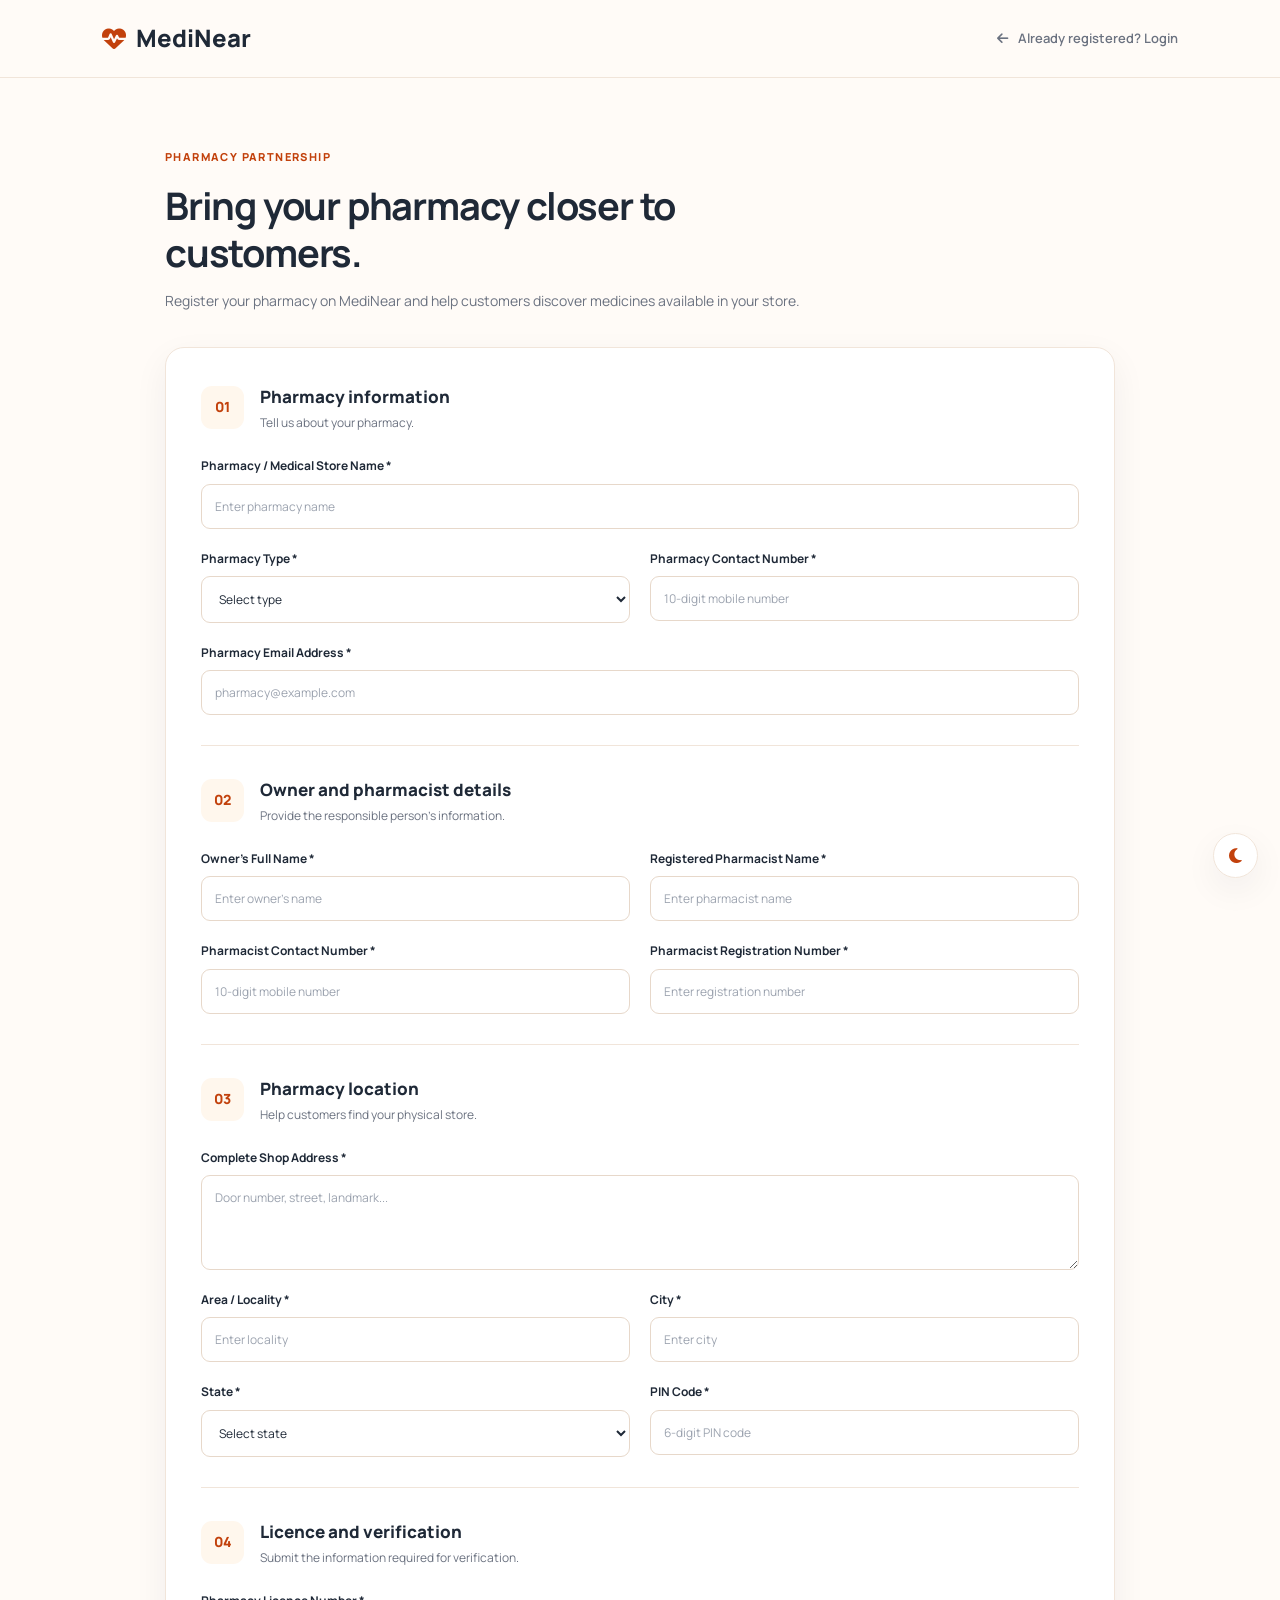
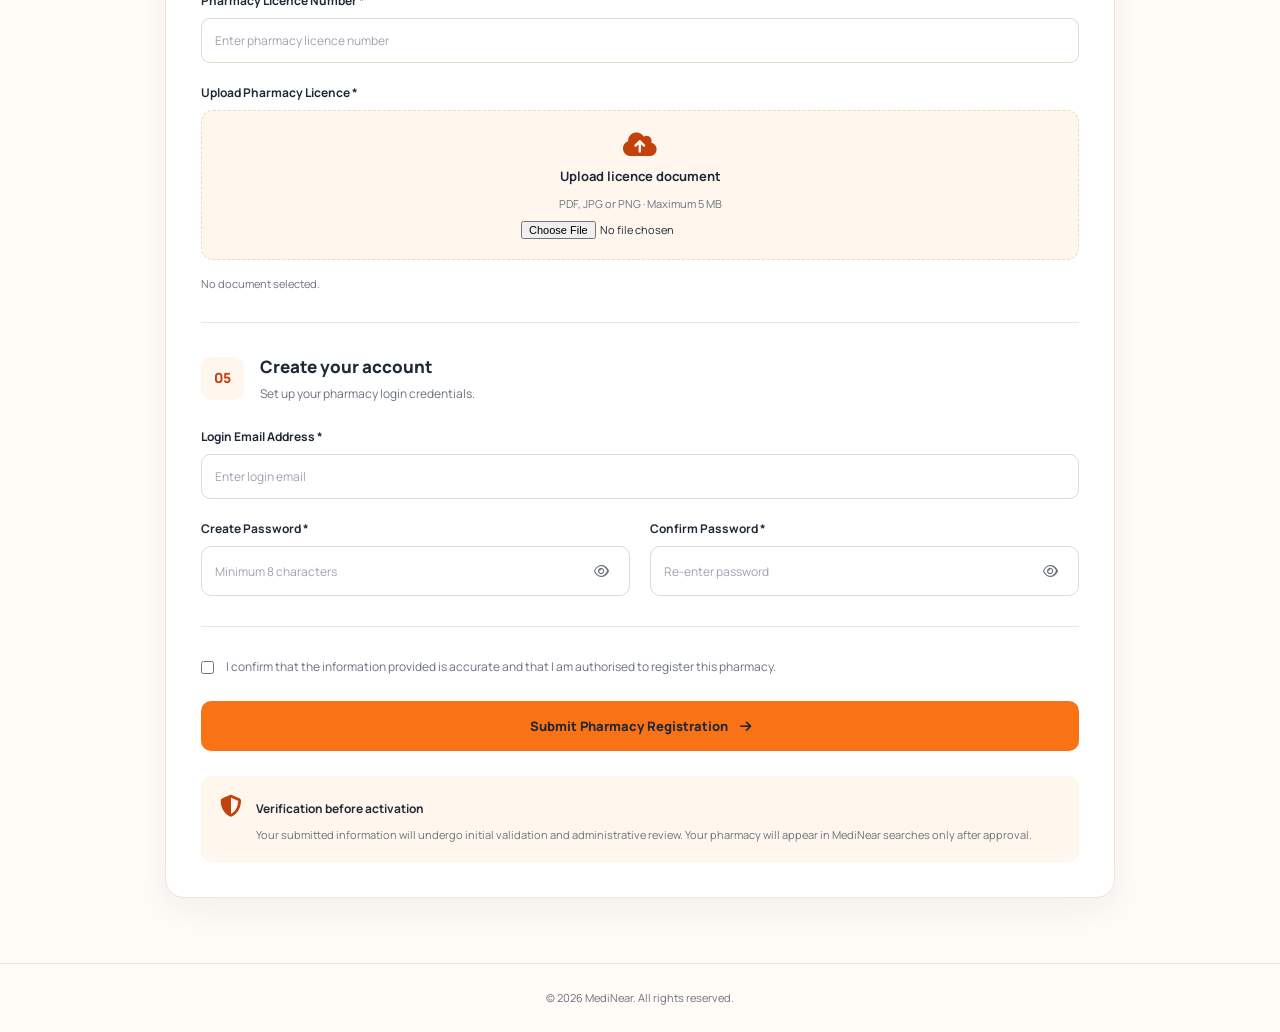
<file: medinear-actual/pharmacy-register.html>
<!DOCTYPE html>
<html lang="en">

<head>
    <meta charset="UTF-8">
    <meta name="viewport" content="width=device-width, initial-scale=1.0">

    <title>Register Your Pharmacy | MediNear</title>

    <link rel="stylesheet" href="auth.css">

    <link rel="preconnect" href="https://fonts.googleapis.com">
    <link rel="preconnect" href="https://fonts.gstatic.com" crossorigin>

    <link href="https://fonts.googleapis.com/css2?family=Manrope:wght@400;500;600;700;800&display=swap"
        rel="stylesheet">

    <link rel="stylesheet"
        href="https://cdnjs.cloudflare.com/ajax/libs/font-awesome/6.5.2/css/all.min.css">
</head>

<body>

    <header class="auth-navbar">

        <a href="../index.html" class="auth-logo">
            <i class="fa-solid fa-heart-pulse"></i>
            MediNear
        </a>

        <a href="login.html" class="back-home">
            <i class="fa-solid fa-arrow-left"></i>
            Already registered? Login
        </a>

    </header>


    <main class="registration-main">

        <div class="registration-heading">

            <span class="eyebrow">
                PHARMACY PARTNERSHIP
            </span>

            <h1>Bring your pharmacy closer to customers.</h1>

            <p>
                Register your pharmacy on MediNear and help customers
                discover medicines available in your store.
            </p>

        </div>


        <form id="pharmacy-form" class="registration-card">

            <!-- SECTION 1 -->

            <div class="registration-section">

                <div class="section-title">

                    <span class="section-number">01</span>

                    <div>
                        <h2>Pharmacy information</h2>
                        <p>Tell us about your pharmacy.</p>
                    </div>

                </div>


                <div class="form-grid">

                    <div class="form-group full-width">

                        <label for="pharmacy-name">
                            Pharmacy / Medical Store Name *
                        </label>

                        <input type="text"
                            id="pharmacy-name"
                            placeholder="Enter pharmacy name"
                            maxlength="120"
                            required>

                    </div>


                    <div class="form-group">

                        <label for="pharmacy-type">
                            Pharmacy Type *
                        </label>

                        <select id="pharmacy-type" required>

                            <option value="">Select type</option>
                            <option value="retail">Retail Pharmacy</option>
                            <option value="wholesale">Wholesale Pharmacy</option>
                            <option value="hospital">Hospital Pharmacy</option>
                            <option value="chain">Pharmacy Chain</option>

                        </select>

                    </div>


                    <div class="form-group">

                        <label for="pharmacy-phone">
                            Pharmacy Contact Number *
                        </label>

                        <input type="tel"
                            id="pharmacy-phone"
                            placeholder="10-digit mobile number"
                            inputmode="numeric"
                            pattern="[6-9][0-9]{9}"
                            maxlength="10"
                            required>

                    </div>


                    <div class="form-group full-width">

                        <label for="pharmacy-email">
                            Pharmacy Email Address *
                        </label>

                        <input type="email"
                            id="pharmacy-email"
                            placeholder="pharmacy@example.com"
                            required>

                    </div>

                </div>

            </div>


            <!-- SECTION 2 -->

            <div class="registration-section">

                <div class="section-title">

                    <span class="section-number">02</span>

                    <div>
                        <h2>Owner and pharmacist details</h2>
                        <p>Provide the responsible person's information.</p>
                    </div>

                </div>


                <div class="form-grid">

                    <div class="form-group">

                        <label for="owner-name">
                            Owner's Full Name *
                        </label>

                        <input type="text"
                            id="owner-name"
                            placeholder="Enter owner's name"
                            maxlength="100"
                            required>

                    </div>


                    <div class="form-group">

                        <label for="pharmacist-name">
                            Registered Pharmacist Name *
                        </label>

                        <input type="text"
                            id="pharmacist-name"
                            placeholder="Enter pharmacist name"
                            maxlength="100"
                            required>

                    </div>


                    <div class="form-group">

                        <label for="pharmacist-phone">
                            Pharmacist Contact Number *
                        </label>

                        <input type="tel"
                            id="pharmacist-phone"
                            placeholder="10-digit mobile number"
                            inputmode="numeric"
                            pattern="[6-9][0-9]{9}"
                            maxlength="10"
                            required>

                    </div>


                    <div class="form-group">

                        <label for="registration-number">
                            Pharmacist Registration Number *
                        </label>

                        <input type="text"
                            id="registration-number"
                            placeholder="Enter registration number"
                            maxlength="60"
                            required>

                    </div>

                </div>

            </div>


            <!-- SECTION 3 -->

            <div class="registration-section">

                <div class="section-title">

                    <span class="section-number">03</span>

                    <div>
                        <h2>Pharmacy location</h2>
                        <p>Help customers find your physical store.</p>
                    </div>

                </div>


                <div class="form-grid">

                    <div class="form-group full-width">

                        <label for="shop-address">
                            Complete Shop Address *
                        </label>

                        <textarea
                            id="shop-address"
                            rows="3"
                            placeholder="Door number, street, landmark..."
                            required></textarea>

                    </div>


                    <div class="form-group">

                        <label for="area">
                            Area / Locality *
                        </label>

                        <input type="text"
                            id="area"
                            placeholder="Enter locality"
                            maxlength="100"
                            required>

                    </div>


                    <div class="form-group">

                        <label for="city">
                            City *
                        </label>

                        <input type="text"
                            id="city"
                            placeholder="Enter city"
                            maxlength="80"
                            required>

                    </div>


                    <div class="form-group">

                        <label for="state">
                            State *
                        </label>

                        <select id="state" required>

                            <option value="">Select state</option>
                            <option>Tamil Nadu</option>
                            <option>Karnataka</option>
                            <option>Kerala</option>
                            <option>Andhra Pradesh</option>
                            <option>Telangana</option>
                            <option>Maharashtra</option>
                            <option>Delhi</option>
                            <option>Other</option>

                        </select>

                    </div>


                    <div class="form-group">

                        <label for="pincode">
                            PIN Code *
                        </label>

                        <input type="text"
                            id="pincode"
                            placeholder="6-digit PIN code"
                            inputmode="numeric"
                            pattern="[0-9]{6}"
                            maxlength="6"
                            required>

                    </div>

                </div>

            </div>


            <!-- SECTION 4 -->

            <div class="registration-section">

                <div class="section-title">

                    <span class="section-number">04</span>

                    <div>
                        <h2>Licence and verification</h2>
                        <p>Submit the information required for verification.</p>
                    </div>

                </div>


                <div class="form-grid">

                    <div class="form-group full-width">

                        <label for="licence-number">
                            Pharmacy Licence Number *
                        </label>

                        <input type="text"
                            id="licence-number"
                            placeholder="Enter pharmacy licence number"
                            maxlength="100"
                            required>

                    </div>


                    <div class="form-group full-width">

                        <label for="licence-document">
                            Upload Pharmacy Licence *
                        </label>

                        <div class="upload-box">

                            <i class="fa-solid fa-cloud-arrow-up"></i>

                            <strong>Upload licence document</strong>

                            <span>PDF, JPG or PNG · Maximum 5 MB</span>

                            <input type="file"
                                id="licence-document"
                                accept=".pdf,.jpg,.jpeg,.png"
                                required>

                        </div>

                        <p id="file-name" class="file-name">
                            No document selected.
                        </p>

                    </div>

                </div>

            </div>


            <!-- SECTION 5 -->

            <div class="registration-section">

                <div class="section-title">

                    <span class="section-number">05</span>

                    <div>
                        <h2>Create your account</h2>
                        <p>Set up your pharmacy login credentials.</p>
                    </div>

                </div>


                <div class="form-grid">

                    <div class="form-group full-width">

                        <label for="account-email">
                            Login Email Address *
                        </label>

                        <input type="email"
                            id="account-email"
                            placeholder="Enter login email"
                            autocomplete="username"
                            required>

                    </div>


                    <div class="form-group">

                        <label for="new-password">
                            Create Password *
                        </label>

                        <div class="form-input">

                            <input type="password"
                                id="new-password"
                                placeholder="Minimum 8 characters"
                                minlength="8"
                                autocomplete="new-password"
                                required>

                            <button type="button"
                                class="password-toggle"
                                data-target="new-password"
                                aria-label="Show password">

                                <i class="fa-regular fa-eye"></i>

                            </button>

                        </div>

                    </div>


                    <div class="form-group">

                        <label for="confirm-password">
                            Confirm Password *
                        </label>

                        <div class="form-input">

                            <input type="password"
                                id="confirm-password"
                                placeholder="Re-enter password"
                                minlength="8"
                                autocomplete="new-password"
                                required>

                            <button type="button"
                                class="password-toggle"
                                data-target="confirm-password"
                                aria-label="Show password">

                                <i class="fa-regular fa-eye"></i>

                            </button>

                        </div>

                    </div>

                </div>

            </div>


            <!-- TERMS -->

            <div class="terms-section">

                <label class="checkbox-label">

                    <input type="checkbox" id="terms" required>

                    <span>
                        I confirm that the information provided is
                        accurate and that I am authorised to register
                        this pharmacy.
                    </span>

                </label>

            </div>


            <button type="submit" class="auth-submit registration-submit">

                Submit Pharmacy Registration

                <i class="fa-solid fa-arrow-right"></i>

            </button>


            <div id="registration-message"
                class="form-message"
                role="status"
                aria-live="polite">
            </div>


            <div class="verification-note">

                <i class="fa-solid fa-shield-halved"></i>

                <div>

                    <strong>Verification before activation</strong>

                    <p>
                        Your submitted information will undergo
                        initial validation and administrative review.
                        Your pharmacy will appear in MediNear searches
                        only after approval.
                    </p>

                </div>

            </div>

        </form>

    </main>


    <footer class="auth-footer">

        © 2026 MediNear. All rights reserved.

    </footer>


    <script src="auth.js"></script>

</body>
</html>
</file>
<file: medinear-actual/style.css>
/* ===============================
   MEDINEAR - WARM MINIMAL THEME
================================ */

:root {
    --primary: #F97316;
    --primary-hover: #EA580C;
    --primary-deep: #C2410C;

    --background: #FFFBF7;
    --surface: #FFFFFF;
    --surface-soft: #FFF7ED;

    --text: #1F2937;
    --text-muted: #6B7280;

    --border: #F1E5DA;

    --radius: 16px;
}

* {
    margin: 0;
    padding: 0;
    box-sizing: border-box;
}

html {
    scroll-behavior: smooth;
}

body {
    font-family: 'Manrope', sans-serif;
    background: var(--background);
    color: var(--text);
    line-height: 1.6;
}

a {
    text-decoration: none;
    color: inherit;
}

button {
    font-family: inherit;
}


/* NAVIGATION */

.navbar {
    width: 100%;
    min-height: 82px;
    padding: 0 8%;
    display: flex;
    align-items: center;
    justify-content: space-between;
    background: var(--background);
    border-bottom: 1px solid var(--border);
}

.logo {
    display: flex;
    align-items: center;
    gap: 10px;
    font-size: 25px;
    font-weight: 800;
}

.logo i {
    color: var(--primary);
}

.nav-links,
.nav-actions {
    display: flex;
    align-items: center;
    gap: 30px;
}

.nav-links a,
.pharmacist-link {
    font-size: 14px;
    font-weight: 600;
    color: var(--text-muted);
}

.nav-links a:hover,
.pharmacist-link:hover {
    color: var(--primary-deep);
}

.login-btn {
    background: var(--primary);
    color: var(--text);
    border: none;
    padding: 11px 24px;
    border-radius: 10px;
    font-weight: 700;
    cursor: pointer;
}

.login-btn:hover {
    background: var(--primary-hover);
}


/* HERO */

.hero {
    min-height: 590px;
    padding: 85px 10%;
    display: grid;
    grid-template-columns: 1.2fr .8fr;
    align-items: center;
    gap: 50px;
}

.eyebrow {
    display: inline-block;
    font-size: 12px;
    font-weight: 800;
    letter-spacing: 1.5px;
    color: var(--primary-deep);
    margin-bottom: 18px;
}

.hero h1 {
    font-size: clamp(38px, 4.5vw, 58px);
    line-height: 1.18;
    font-weight: 800;
    letter-spacing: -2px;
    max-width: 650px;
}

.hero h1 span {
    color: var(--primary-deep);
    display: block;
}

.hero-description {
    max-width: 520px;
    margin: 22px 0 30px;
    font-size: 16px;
    color: var(--text-muted);
}


/* SEARCH */

.search-container {
    max-width: 720px;
    background: var(--surface);
    padding: 16px;
    border: 1px solid var(--border);
    border-radius: var(--radius);
    display: flex;
    align-items: center;
    gap: 15px;
    box-shadow: 0 12px 35px rgba(31, 41, 55, .06);
}

.search-field {
    flex: 1;
    min-width: 0;
}

.search-field label {
    display: block;
    font-size: 10px;
    font-weight: 800;
    color: var(--text-muted);
    margin-bottom: 8px;
    letter-spacing: .5px;
}

.input-wrapper {
    display: flex;
    align-items: center;
    gap: 10px;
}

.input-wrapper i {
    color: var(--primary-deep);
}

.input-wrapper input {
    width: 100%;
    min-width: 0;
    border: none;
    outline: none;
    font-family: inherit;
    font-size: 13px;
    color: var(--text);
    background: transparent;
}

.input-wrapper input::placeholder {
    color: #9CA3AF;
}

.search-divider {
    height: 48px;
    width: 1px;
    background: var(--border);
}

.search-btn {
    flex-shrink: 0;
    padding: 15px 20px;
    background: var(--primary);
    color: var(--text);
    border: none;
    border-radius: 10px;
    font-weight: 800;
    cursor: pointer;
    transition: .2s ease;
}

.search-btn:hover {
    background: var(--primary-hover);
    transform: translateY(-2px);
}

.hero-note {
    margin-top: 18px;
    color: var(--text-muted);
    font-size: 12px;
}

.hero-note i {
    color: var(--primary-deep);
    margin-right: 5px;
}


/* HERO VISUAL */

.hero-visual {
    position: relative;
    min-height: 360px;
    display: flex;
    align-items: center;
    justify-content: center;
}

.visual-circle {
    position: absolute;
    width: 320px;
    height: 320px;
    background: var(--surface-soft);
    border-radius: 50%;
}

.visual-decoration {
    position: relative;
    font-size: 150px;
    color: var(--primary);
    opacity: .85;
}

.floating-card {
    position: absolute;
    bottom: 25px;
    left: -5px;
    background: var(--surface);
    border: 1px solid var(--border);
    padding: 18px;
    border-radius: 14px;
    display: flex;
    align-items: center;
    gap: 14px;
    box-shadow: 0 12px 30px rgba(31, 41, 55, .08);
}

.floating-icon {
    width: 45px;
    height: 45px;
    border-radius: 12px;
    background: var(--surface-soft);
    color: var(--primary-deep);
    display: grid;
    place-items: center;
    font-size: 20px;
}

.floating-card strong {
    font-size: 13px;
}

.floating-card p {
    font-size: 11px;
    color: var(--text-muted);
}


/* SECTION COMMON */

.categories,
.how-it-works {
    padding: 75px 10%;
}

.section-heading {
    margin-bottom: 35px;
}

.section-heading h2 {
    font-size: 32px;
    font-weight: 800;
}

.section-heading p {
    margin-top: 8px;
    color: var(--text-muted);
    font-size: 14px;
}


/* CATEGORIES */

.category-grid {
    display: grid;
    grid-template-columns: repeat(4, 1fr);
    gap: 20px;
}

.category-card {
    padding: 28px 20px;
    border: 1px solid var(--border);
    background: var(--surface);
    border-radius: var(--radius);
    transition: .25s ease;
}

.category-card:hover {
    transform: translateY(-5px);
    box-shadow: 0 10px 25px rgba(31, 41, 55, .07);
    border-color: var(--primary);
}

.category-card i {
    font-size: 25px;
    color: var(--primary-deep);
    margin-bottom: 18px;
}

.category-card h3 {
    font-size: 16px;
    margin-bottom: 6px;
}

.category-card p {
    font-size: 12px;
    color: var(--text-muted);
}


/* HOW IT WORKS */

.how-it-works {
    background: var(--surface-soft);
}

.steps-grid {
    display: grid;
    grid-template-columns: repeat(4, 1fr);
    gap: 20px;
}

.step-card {
    background: var(--surface);
    padding: 25px;
    border-radius: var(--radius);
    border: 1px solid var(--border);
}

.step-card span {
    font-size: 12px;
    font-weight: 800;
    color: var(--primary-deep);
}

.step-card i {
    display: block;
    font-size: 27px;
    color: var(--primary);
    margin: 20px 0;
}

.step-card h3 {
    font-size: 16px;
}

.step-card p {
    font-size: 12px;
    color: var(--text-muted);
    margin-top: 8px;
}


/* PHARMACIST SECTION */

.pharmacist-section {
    margin: 80px 10%;
    padding: 55px;
    background: #FFF0E2;
    border-radius: 22px;
    display: flex;
    align-items: center;
    justify-content: space-between;
    gap: 30px;
}

.pharmacist-section h2 {
    max-width: 600px;
    font-size: 32px;
    line-height: 1.3;
}

.pharmacist-section p {
    max-width: 550px;
    margin: 15px 0 25px;
    color: var(--text-muted);
    font-size: 14px;
}

.pharmacist-cta {
    display: inline-flex;
    gap: 12px;
    align-items: center;
    background: var(--primary);
    padding: 13px 22px;
    border-radius: 10px;
    font-weight: 800;
    font-size: 13px;
}

.pharmacist-icon {
    font-size: 100px;
    color: var(--primary-deep);
    opacity: .8;
}

 
/* FOOTER */

.footer {
    padding: 50px 10%;
    border-top: 1px solid var(--border);
    text-align: center;
}

.footer > p {
    color: var(--text-muted);
    font-size: 13px;
    margin-top: 12px;
}

.footer-note {
    max-width: 550px;
    margin: 12px auto !important;
}

.copyright {
    border-top: 1px solid var(--border);
    padding-top: 20px;
    margin-top: 30px;
    color: var(--text-muted);
    font-size: 12px;
}

/* =================================
   MEDICINE SEARCH RESULTS
================================= */

.medicine-results {
    display: none;
    padding: 65px 10%;
    background: var(--background);
    scroll-margin-top: 30px;
}

.results-heading {
    display: flex;
    justify-content: space-between;
    align-items: center;
    gap: 20px;
    margin-bottom: 28px;
}

.results-heading h2 {
    font-size: 30px;
    font-weight: 800;
}

.results-heading p {
    color: var(--text-muted);
    font-size: 13px;
    margin-top: 7px;
}

.results-count {
    color: var(--primary-deep);
    background: var(--surface-soft);
    padding: 8px 14px;
    border-radius: 30px;
    font-size: 12px;
    font-weight: 800;
}

.results-list {
    display: grid;
    gap: 16px;
}

.result-card {
    display: flex;
    justify-content: space-between;
    align-items: center;
    gap: 20px;
    padding: 24px;
    background: var(--surface);
    border: 1px solid var(--border);
    border-radius: var(--radius);
    box-shadow: 0 8px 25px rgba(31, 41, 55, .04);
}

.result-card h3 {
    font-size: 17px;
    margin-bottom: 5px;
}

.result-address {
    color: var(--text-muted);
    font-size: 12px;
    margin-bottom: 14px;
}

.result-tags {
    display: flex;
    flex-wrap: wrap;
    gap: 8px;
    margin-bottom: 12px;
}

.result-tags span {
    background: var(--surface-soft);
    color: var(--primary-deep);
    padding: 6px 10px;
    border-radius: 6px;
    font-size: 11px;
    font-weight: 700;
}

.result-stock {
    color: #15803D;
    font-size: 12px;
    font-weight: 800;
}

.result-stock.low {
    color: #B45309;
}

.result-stock.out {
    color: #DC2626;
}

.result-action {
    text-align: right;
    flex-shrink: 0;
}

.result-price {
    display: block;
    font-size: 23px;
    font-weight: 800;
    margin-bottom: 12px;
}

.result-action a {
    display: inline-block;
    background: var(--primary);
    padding: 10px 16px;
    border-radius: 9px;
    font-size: 12px;
    font-weight: 800;
}

.result-action a:hover {
    background: var(--primary-hover);
}

.empty-state {
    display: none;
    text-align: center;
    padding: 45px 20px;
    background: var(--surface);
    border: 1px dashed var(--border);
    border-radius: var(--radius);
}

.empty-state p {
    color: var(--text-muted);
    font-size: 13px;
    margin-top: 8px;
}

@media (max-width: 650px) {

    .medicine-results {
        padding: 45px 6%;
    }

    .results-heading {
        align-items: flex-start;
        flex-direction: column;
    }

    .result-card {
        align-items: flex-start;
        flex-direction: column;
    }

    .result-action {
        width: 100%;
        display: flex;
        justify-content: space-between;
        align-items: center;
        border-top: 1px solid var(--border);
        padding-top: 15px;
    }

    .result-price {
        margin-bottom: 0;
    }
}

/* =====================================
   MEDINEAR - ADVANCED SEARCH FILTERS
===================================== */

.advanced-search {
    flex-basis: 100%;
    width: 100%;
    border-top: 1px solid var(--border);
    padding-top: 12px;
}

.advanced-search summary {
    display: flex;
    align-items: center;
    gap: 9px;
    width: fit-content;
    list-style: none;
    color: var(--primary-deep);
    font-size: 12px;
    font-weight: 800;
    cursor: pointer;
    user-select: none;
}

.advanced-search summary::-webkit-details-marker {
    display: none;
}

.advanced-search summary i {
    font-size: 13px;
}

.advanced-arrow {
    margin-left: 4px;
    transition: transform 0.2s ease;
}

.advanced-search[open] .advanced-arrow {
    transform: rotate(180deg);
}

.advanced-search-fields {
    display: grid;
    grid-template-columns: repeat(3, minmax(0, 1fr));
    gap: 16px;
    padding-top: 20px;
    animation: filterReveal 0.25s ease;
}

.advanced-field {
    display: flex;
    flex-direction: column;
    gap: 8px;
    min-width: 0;
}

.advanced-field label {
    font-size: 10px;
    font-weight: 800;
    color: var(--text-muted);
    letter-spacing: 0.5px;
}

.advanced-field input,
.advanced-field select {
    width: 100%;
    height: 44px;
    padding: 0 12px;
    border: 1px solid var(--border);
    border-radius: 9px;
    outline: none;
    background: var(--background);
    color: var(--text);
    font-family: inherit;
    font-size: 12px;
    transition: border-color 0.2s ease;
}

.advanced-field input:focus,
.advanced-field select:focus {
    border-color: var(--primary);
}

.advanced-field input::placeholder {
    color: #9CA3AF;
}

@keyframes filterReveal {
    from {
        opacity: 0;
        transform: translateY(-5px);
    }

    to {
        opacity: 1;
        transform: translateY(0);
    }
}

/* ADVANCED SEARCH RESPONSIVENESS */

@media (max-width: 768px) {

    .advanced-search-fields {
        grid-template-columns: repeat(2, minmax(0, 1fr));
    }
}

@media (max-width: 480px) {

    .advanced-search-fields {
        grid-template-columns: 1fr;
    }

    .advanced-search {
        padding-top: 15px;
    }
}

/* =====================================
   FIX: MEDINEAR SEARCH BAR ALIGNMENT
===================================== */

/* Allow search elements to wrap properly */

.search-container {
    display: flex;
    flex-wrap: wrap;
    align-items: center;
    gap: 15px;
}

/* Keep medicine and location fields aligned */

.search-container > .search-field {
    flex: 1 1 220px;
    min-width: 0;
}

/* Keep the divider from shrinking */

.search-container > .search-divider {
    flex: 0 0 1px;
}

/* Keep the search button properly sized */

.search-container > .search-btn {
    flex: 0 0 auto;
    white-space: nowrap;
}

/* Advanced search occupies a separate full row */

.search-container > .advanced-search {
    flex: 0 0 100%;
    width: 100%;
    min-width: 0;
    margin-top: 2px;
}

/* Advanced filter alignment */

.advanced-search-fields {
    display: grid;
    grid-template-columns: repeat(3, minmax(0, 1fr));
    gap: 16px;
    width: 100%;
}

.advanced-field {
    min-width: 0;
}

/* Tablet */

@media (max-width: 768px) {

    .search-container {
        align-items: stretch;
    }

    .search-container > .search-field {
        flex: 1 1 100%;
    }

    .search-container > .search-divider {
        display: none;
    }

    .search-container > .search-btn {
        width: 100%;
    }

    .advanced-search-fields {
        grid-template-columns: repeat(2, minmax(0, 1fr));
    }
}

/* Mobile */

@media (max-width: 480px) {

    .advanced-search-fields {
        grid-template-columns: 1fr;
    }
}
</file>
<file: medinear-actual/customer-register.css>
/* =====================================
   MEDINEAR CUSTOMER REGISTRATION
   WARM MINIMAL THEME
===================================== */

:root {
    --primary: #F97316;
    --primary-hover: #EA580C;
    --primary-deep: #C2410C;

    --background: #FFFBF7;
    --surface: #FFFFFF;
    --surface-soft: #FFF7ED;

    --text: #1F2937;
    --text-muted: #6B7280;

    --border: #F1E5DA;

    --radius: 16px;
}

* {
    margin: 0;
    padding: 0;
    box-sizing: border-box;
}

body {
    font-family: 'Manrope', sans-serif;
    background: var(--background);
    color: var(--text);
    min-height: 100vh;
    line-height: 1.6;
}

a {
    text-decoration: none;
    color: inherit;
}

button,
input {
    font-family: inherit;
}

/* HEADER */

.register-header {
    height: 76px;
    padding: 0 8%;
    display: flex;
    align-items: center;
    justify-content: space-between;
    border-bottom: 1px solid var(--border);
}

.register-logo {
    display: flex;
    align-items: center;
    gap: 10px;
    font-size: 25px;
    font-weight: 800;
}

.register-logo i {
    color: var(--primary);
}

.back-login {
    color: var(--primary-deep);
    font-size: 13px;
    font-weight: 700;
}

.back-login i {
    margin-right: 7px;
}

/* MAIN */

.register-main {
    width: 100%;
    padding: 45px 8%;
    display: flex;
    justify-content: center;
}

.register-card {
    width: 100%;
    max-width: 1180px;
    min-height: 680px;
    display: grid;
    grid-template-columns: 1fr 1fr;
    background: var(--surface);
    border: 1px solid var(--border);
    border-radius: 22px;
    overflow: hidden;
    box-shadow: 0 15px 45px rgba(31, 41, 55, .05);
}

/* LEFT PANEL */

.register-visual {
    position: relative;
    padding: 75px 55px;
    background: var(--surface-soft);
    overflow: hidden;
}

.register-eyebrow {
    display: block;
    color: var(--primary-deep);
    font-size: 11px;
    font-weight: 800;
    letter-spacing: 1.5px;
    margin-bottom: 18px;
}

.register-visual h1 {
    max-width: 430px;
    font-size: clamp(30px, 3.2vw, 43px);
    line-height: 1.2;
    letter-spacing: -1.5px;
    font-weight: 800;
}

.register-visual h1 span {
    display: block;
    color: var(--primary-deep);
}

.register-visual > p {
    max-width: 430px;
    margin-top: 20px;
    color: var(--text-muted);
    font-size: 14px;
    line-height: 1.8;
}

/* ILLUSTRATION */

.register-illustration {
    position: relative;
    height: 260px;
    margin-top: 25px;
    display: flex;
    align-items: center;
    justify-content: center;
}

.illustration-circle {
    position: absolute;
    width: 240px;
    height: 240px;
    border-radius: 50%;
    background: #FFEBDD;
}

.register-illustration > i {
    position: relative;
    font-size: 115px;
    color: var(--primary);
}

/* FEATURE CARD */

.register-feature {
    position: relative;
    display: flex;
    align-items: center;
    gap: 13px;
    width: fit-content;
    padding: 15px 18px;
    background: var(--surface);
    border: 1px solid var(--border);
    border-radius: 13px;
    box-shadow: 0 8px 25px rgba(31, 41, 55, .05);
}

.feature-icon {
    width: 42px;
    height: 42px;
    display: grid;
    place-items: center;
    background: var(--surface-soft);
    color: var(--primary-deep);
    border-radius: 10px;
}

.register-feature strong {
    font-size: 12px;
}

.register-feature p {
    color: var(--text-muted);
    font-size: 10px;
}

/* RIGHT PANEL */

.register-form-panel {
    padding: 55px 65px;
    display: flex;
    flex-direction: column;
    justify-content: center;
}

.form-heading {
    margin-bottom: 27px;
}

.form-heading .register-eyebrow {
    margin-bottom: 10px;
}

.form-heading h2 {
    font-size: 27px;
    font-weight: 800;
    letter-spacing: -.8px;
}

.form-heading p {
    margin-top: 6px;
    color: var(--text-muted);
    font-size: 13px;
}

/* FORM */

#customer-register-form {
    display: flex;
    flex-direction: column;
    gap: 17px;
}

.register-field {
    display: flex;
    flex-direction: column;
    gap: 7px;
}

.register-field label {
    font-size: 12px;
    font-weight: 700;
}

.register-input {
    height: 48px;
    display: flex;
    align-items: center;
    gap: 11px;
    padding: 0 13px;
    border: 1px solid var(--border);
    border-radius: 9px;
    transition: border-color .2s ease;
}

.register-input:focus-within {
    border-color: var(--primary);
}

.register-input > i {
    color: #9CA3AF;
    font-size: 14px;
}

.register-input input {
    width: 100%;
    height: 100%;
    border: none;
    outline: none;
    background: transparent;
    color: var(--text);
    font-size: 12px;
}

.register-input input::placeholder {
    color: #A1A1AA;
}

.password-toggle {
    border: none;
    background: transparent;
    color: var(--text-muted);
    cursor: pointer;
    padding: 5px;
}

.field-hint {
    color: var(--text-muted);
    font-size: 10px;
}

/* TERMS */

.terms-row {
    display: flex;
    align-items: flex-start;
    gap: 9px;
    margin-top: 3px;
}

.terms-row input {
    margin-top: 5px;
    accent-color: var(--primary);
    cursor: pointer;
}

.terms-row label {
    color: var(--text-muted);
    font-size: 11px;
    line-height: 1.7;
}

.terms-row a {
    color: var(--primary-deep);
    font-weight: 800;
}

/* MESSAGE */

.register-message {
    display: none;
    font-size: 12px;
    padding: 10px;
    border-radius: 8px;
}

.register-message.error {
    display: block;
    color: #B91C1C;
    background: #FEF2F2;
}

.register-message.success {
    display: block;
    color: #15803D;
    background: #F0FDF4;
}

/* BUTTON */

.create-account-btn {
    width: 100%;
    height: 51px;
    display: flex;
    align-items: center;
    justify-content: center;
    gap: 12px;
    background: var(--primary);
    color: #1F2937;
    border: none;
    border-radius: 9px;
    font-size: 13px;
    font-weight: 800;
    cursor: pointer;
    transition: background .2s ease;
}

.create-account-btn:hover {
    background: var(--primary-hover);
}

/* EXISTING ACCOUNT */

.existing-account {
    margin-top: 23px;
    text-align: center;
    font-size: 12px;
    color: var(--text-muted);
}

.existing-account a {
    color: var(--primary-deep);
    font-weight: 800;
    margin-left: 4px;
}

/* FOOTER */

.register-footer {
    padding: 22px;
    border-top: 1px solid var(--border);
    text-align: center;
    font-size: 11px;
    color: var(--text-muted);
}

/* RESPONSIVE */

@media (max-width: 900px) {

    .register-main {
        padding: 30px 5%;
    }

    .register-card {
        grid-template-columns: 1fr;
        max-width: 600px;
    }

    .register-visual {
        padding: 40px;
    }

    .register-illustration {
        height: 180px;
    }

    .illustration-circle {
        width: 165px;
        height: 165px;
    }

    .register-illustration > i {
        font-size: 85px;
    }

    .register-form-panel {
        padding: 40px;
    }
}

@media (max-width: 480px) {

    .register-header {
        padding: 0 5%;
        height: 68px;
    }

    .register-logo {
        font-size: 21px;
    }

    .back-login {
        font-size: 11px;
    }

    .register-main {
        padding: 20px 4%;
    }

    .register-visual {
        padding: 30px 25px;
    }

    .register-visual h1 {
        font-size: 30px;
    }

    .register-form-panel {
        padding: 30px 23px;
    }

    .form-heading h2 {
        font-size: 24px;
    }
}
</file>
<file: medinear-actual/forgot-password.css>
:root {
    --primary: #F97316;
    --primary-hover: #EA580C;
    --primary-deep: #C2410C;
    --background: #FFFBF7;
    --surface: #FFFFFF;
    --surface-soft: #FFF7ED;
    --text: #1F2937;
    --text-muted: #6B7280;
    --border: #F1E5DA;
}

* {
    margin: 0;
    padding: 0;
    box-sizing: border-box;
}

body {
    min-height: 100vh;
    display: flex;
    flex-direction: column;
    font-family: 'Manrope', sans-serif;
    background: var(--background);
    color: var(--text);
}

a {
    text-decoration: none;
}

/* HEADER */

.forgot-header {
    height: 76px;
    padding: 0 8%;
    display: flex;
    align-items: center;
    justify-content: space-between;
    border-bottom: 1px solid var(--border);
}

.forgot-logo {
    display: flex;
    align-items: center;
    gap: 10px;
    color: var(--text);
    font-size: 25px;
    font-weight: 800;
}

.forgot-logo i {
    color: var(--primary);
}

.back-login {
    color: var(--primary-deep);
    font-size: 13px;
    font-weight: 700;
}

.back-login i {
    margin-right: 7px;
}

/* MAIN */

.forgot-main {
    flex: 1;
    display: flex;
    justify-content: center;
    align-items: center;
    padding: 50px 20px;
}

/* CARD */

.forgot-card {
    width: 100%;
    max-width: 470px;
    padding: 45px 42px;
    background: var(--surface);
    border: 1px solid var(--border);
    border-radius: 20px;
    box-shadow: 0 12px 35px rgba(31, 41, 55, .06);
    text-align: center;
}

/* ICON */

.forgot-icon {
    width: 65px;
    height: 65px;
    margin: 0 auto 23px;
    display: grid;
    place-items: center;
    background: var(--surface-soft);
    color: var(--primary);
    border-radius: 18px;
    font-size: 25px;
}

/* HEADING */

.forgot-eyebrow {
    display: block;
    margin-bottom: 12px;
    color: var(--primary-deep);
    font-size: 11px;
    font-weight: 800;
    letter-spacing: 1.5px;
}

.forgot-card h1 {
    font-size: 27px;
    font-weight: 800;
    letter-spacing: -.8px;
}

.forgot-description {
    margin: 13px 0 27px;
    color: var(--text-muted);
    font-size: 13px;
    line-height: 1.8;
}

/* FORM */

.forgot-field {
    text-align: left;
}

.forgot-field label {
    display: block;
    margin-bottom: 8px;
    font-size: 12px;
    font-weight: 700;
}

.forgot-input {
    height: 49px;
    display: flex;
    align-items: center;
    gap: 11px;
    padding: 0 14px;
    border: 1px solid var(--border);
    border-radius: 9px;
    transition: border-color .2s ease;
}

.forgot-input:focus-within {
    border-color: var(--primary);
}

.forgot-input i {
    color: #9CA3AF;
    font-size: 14px;
}

.forgot-input input {
    width: 100%;
    height: 100%;
    border: none;
    outline: none;
    background: transparent;
    color: var(--text);
    font-family: inherit;
    font-size: 12px;
}

.forgot-input input::placeholder {
    color: #A1A1AA;
}

/* MESSAGE */

.forgot-message {
    display: none;
    margin-top: 15px;
    padding: 11px;
    border-radius: 8px;
    font-size: 12px;
    line-height: 1.6;
    text-align: left;
}

.forgot-message.success {
    display: block;
    color: #15803D;
    background: #F0FDF4;
}

.forgot-message.error {
    display: block;
    color: #B91C1C;
    background: #FEF2F2;
}

/* BUTTON */

.reset-button {
    width: 100%;
    height: 51px;
    margin-top: 22px;
    display: flex;
    align-items: center;
    justify-content: center;
    gap: 12px;
    background: var(--primary);
    color: #1F2937;
    border: none;
    border-radius: 9px;
    font-family: inherit;
    font-size: 13px;
    font-weight: 800;
    cursor: pointer;
    transition: background .2s ease;
}

.reset-button:hover {
    background: var(--primary-hover);
}

/* RETURN LINK */

.return-login {
    display: inline-block;
    margin-top: 25px;
    color: var(--primary-deep);
    font-size: 12px;
    font-weight: 800;
}

.return-login i {
    margin-right: 6px;
}

/* FOOTER */

.forgot-footer {
    padding: 22px;
    border-top: 1px solid var(--border);
    color: var(--text-muted);
    font-size: 11px;
    text-align: center;
}

/* RESPONSIVE */

@media (max-width: 500px) {

    .forgot-header {
        height: 68px;
        padding: 0 5%;
    }

    .forgot-logo {
        font-size: 21px;
    }

    .back-login {
        font-size: 11px;
    }

    .forgot-card {
        padding: 35px 23px;
    }

    .forgot-card h1 {
        font-size: 23px;
    }
}
</file>
<file: medinear-actual/auth.css>
/* =========================================
   MEDINEAR AUTHENTICATION DESIGN SYSTEM
   Warm Minimal - Light + Dark
========================================= */

:root,
[data-theme="light"] {
    color-scheme: light;

    --primary: #F97316;
    --primary-hover: #EA580C;
    --primary-deep: #C2410C;

    --bg: #FFFBF7;
    --surface: #FFFFFF;
    --surface-soft: #FFF7ED;
    --surface-hover: #FFF0E2;

    --text: #1F2937;
    --text-muted: #6B7280;
    --text-light: #9CA3AF;

    --border: #F1E5DA;
    --input-border: #E7D8CA;

    --success: #15803D;
    --success-bg: #DCFCE7;

    --danger: #B91C1C;
    --danger-bg: #FEE2E2;

    --shadow: 0 12px 35px rgba(31, 41, 55, .06);
}

[data-theme="dark"] {
    color-scheme: dark;

    --primary: #FB923C;
    --primary-hover: #FDBA74;
    --primary-deep: #F97316;

    --bg: #171411;
    --surface: #211D19;
    --surface-soft: #2B241E;
    --surface-hover: #382B20;

    --text: #F8F5F0;
    --text-muted: #B8AAA0;
    --text-light: #93867C;

    --border: #3A3028;
    --input-border: #514237;

    --success: #4ADE80;
    --success-bg: #163B27;

    --danger: #F87171;
    --danger-bg: #482020;

    --shadow: 0 12px 35px rgba(0, 0, 0, .20);
}


/* GLOBAL */

* {
    margin: 0;
    padding: 0;
    box-sizing: border-box;
}

body {
    font-family: 'Manrope', sans-serif;
    background: var(--bg);
    color: var(--text);
    line-height: 1.6;
    transition: background .25s ease, color .25s ease;
}

a {
    text-decoration: none;
    color: inherit;
}

button,
input,
select,
textarea {
    font-family: inherit;
}

button {
    cursor: pointer;
}

::selection {
    background: var(--primary);
    color: #1F2937;
}


/* NAVBAR */

.auth-navbar {
    min-height: 78px;
    padding: 0 8%;
    display: flex;
    justify-content: space-between;
    align-items: center;
    border-bottom: 1px solid var(--border);
}

.auth-logo {
    display: inline-flex;
    align-items: center;
    gap: 10px;
    font-size: 24px;
    font-weight: 800;
}

.auth-logo i {
    color: var(--primary-deep);
}

.back-home {
    color: var(--text-muted);
    font-size: 13px;
    font-weight: 600;
}

.back-home i {
    margin-right: 7px;
}

.back-home:hover {
    color: var(--primary-deep);
}

.mobile-logo {
    display: none;
}


/* LOGIN PAGE */

.auth-main {
    min-height: calc(100vh - 78px);
    padding: 45px 8%;
    display: flex;
    align-items: center;
    justify-content: center;
}

.login-layout {
    width: 100%;
    max-width: 1200px;
    min-height: 650px;
    display: grid;
    grid-template-columns: 1fr 1fr;
    background: var(--surface);
    border: 1px solid var(--border);
    border-radius: 22px;
    overflow: hidden;
    box-shadow: var(--shadow);
}


/* LOGIN VISUAL */

.auth-visual {
    padding: 65px 55px;
    background: var(--surface-soft);
    position: relative;
    overflow: hidden;
    display: flex;
    flex-direction: column;
    justify-content: center;
}

.visual-label,
.eyebrow {
    color: var(--primary-deep);
    font-size: 11px;
    font-weight: 800;
    letter-spacing: 1.4px;
}

.auth-visual h1 {
    font-size: 42px;
    line-height: 1.2;
    margin-top: 22px;
    letter-spacing: -1.5px;
}

.auth-visual h1 span {
    display: block;
    color: var(--primary-deep);
}

.auth-visual > p {
    margin-top: 20px;
    max-width: 410px;
    font-size: 14px;
    color: var(--text-muted);
}

.auth-illustration {
    height: 270px;
    position: relative;
    display: flex;
    align-items: center;
    justify-content: center;
    margin-top: 20px;
}

.illustration-circle {
    position: absolute;
    width: 245px;
    height: 245px;
    background: var(--surface-hover);
    border-radius: 50%;
}

.capsule-visual {
    position: relative;
    font-size: 120px;
    color: var(--primary);
}

.visual-info-card {
    position: absolute;
    bottom: 0;
    right: -5px;
    display: flex;
    align-items: center;
    gap: 13px;
    padding: 16px;
    background: var(--surface);
    border: 1px solid var(--border);
    border-radius: 13px;
    box-shadow: var(--shadow);
}

.visual-info-card > i {
    font-size: 24px;
    color: var(--primary-deep);
}

.visual-info-card strong,
.visual-info-card span {
    display: block;
}

.visual-info-card strong {
    font-size: 12px;
}

.visual-info-card span {
    font-size: 10px;
    color: var(--text-muted);
}

.visual-footer {
    margin-top: 25px;
    font-size: 12px;
    font-weight: 700;
    color: var(--text-muted);
}


/* LOGIN FORM */

.auth-form-section {
    padding: 45px;
    display: flex;
    justify-content: center;
    align-items: center;
}

.auth-card {
    width: 100%;
    max-width: 420px;
}

.auth-card h2 {
    font-size: 29px;
    margin-top: 12px;
    letter-spacing: -.8px;
}

.form-description {
    color: var(--text-muted);
    font-size: 13px;
    margin-top: 6px;
    margin-bottom: 28px;
}


/* ACCOUNT SELECTOR */

.account-selector {
    display: grid;
    grid-template-columns: 1fr 1fr;
    gap: 12px;
    margin-bottom: 28px;
}

.account-option {
    padding: 15px 10px;
    border: 1px solid var(--border);
    border-radius: 11px;
    background: var(--surface);
    color: var(--text-muted);
    display: flex;
    flex-direction: column;
    align-items: center;
    gap: 8px;
    font-size: 12px;
    font-weight: 700;
    transition: .2s ease;
}

.account-option i {
    font-size: 19px;
}

.account-option:hover,
.account-option.active {
    border-color: var(--primary);
    background: var(--surface-soft);
    color: var(--primary-deep);
}


/* FORM FIELDS */

.form-group {
    display: flex;
    flex-direction: column;
    gap: 8px;
    min-width: 0;
}

.form-group label {
    font-size: 12px;
    font-weight: 700;
}

.form-input {
    display: flex;
    align-items: center;
    gap: 10px;
    padding: 0 13px;
    border: 1px solid var(--input-border);
    border-radius: 10px;
    background: var(--surface);
}

.form-input > i {
    color: var(--text-light);
    font-size: 14px;
}

.form-input input {
    flex: 1;
    min-width: 0;
    width: 100%;
    height: 48px;
    background: transparent;
    color: var(--text);
    border: none;
    outline: none;
    font-size: 12px;
}

.form-group > input,
.form-group > select,
.form-group > textarea {
    width: 100%;
    min-width: 0;
    border: 1px solid var(--input-border);
    border-radius: 9px;
    background: var(--surface);
    color: var(--text);
    padding: 13px;
    outline: none;
    font-size: 12px;
}

.form-group textarea {
    resize: vertical;
    min-height: 95px;
}

.form-group input:focus,
.form-group select:focus,
.form-group textarea:focus,
.form-input:focus-within {
    border-color: var(--primary);
    outline: 3px solid color-mix(in srgb, var(--primary) 20%, transparent);
}

.form-group input::placeholder,
.form-group textarea::placeholder,
.form-input input::placeholder {
    color: var(--text-light);
}

.form-group input:focus-visible,
.form-group select:focus-visible,
.form-group textarea:focus-visible {
    outline: 3px solid color-mix(in srgb, var(--primary) 20%, transparent);
}

.form-group input[type="file"] {
    font-size: 11px;
}

.label-row {
    display: flex;
    justify-content: space-between;
    align-items: center;
}

.label-row a {
    font-size: 11px;
    color: var(--primary-deep);
    font-weight: 700;
}

.password-toggle {
    border: none;
    background: transparent;
    color: var(--text-muted);
    padding: 7px;
}


/* LOGIN FORM SPACING */

#login-form {
    display: flex;
    flex-direction: column;
    gap: 19px;
}

.remember-row {
    font-size: 12px;
    color: var(--text-muted);
}

.remember-row label {
    display: flex;
    align-items: center;
    gap: 8px;
    cursor: pointer;
}

.remember-row input,
.checkbox-label input {
    accent-color: var(--primary-deep);
}


/* SUBMIT BUTTON */

.auth-submit {
    width: 100%;
    min-height: 50px;
    padding: 13px 20px;
    border: none;
    border-radius: 10px;
    background: var(--primary);
    color: #1F2937;
    font-size: 13px;
    font-weight: 800;
    display: flex;
    justify-content: center;
    align-items: center;
    gap: 12px;
    transition: .2s ease;
}

.auth-submit:hover {
    background: var(--primary-hover);
    transform: translateY(-2px);
}

.auth-submit:disabled {
    opacity: .6;
    cursor: not-allowed;
    transform: none;
}

.auth-divider {
    display: flex;
    align-items: center;
    gap: 12px;
    margin: 24px 0 15px;
    color: var(--text-light);
    font-size: 11px;
}

.auth-divider::before,
.auth-divider::after {
    content: "";
    flex: 1;
    height: 1px;
    background: var(--border);
}

.register-prompt,
.customer-note {
    text-align: center;
    font-size: 12px;
    margin-top: 12px;
    color: #1F2937;;
}

.register-prompt a,
.customer-note a {
    color: var(--primary-deep);
    font-weight: 800;
}

.customer-note {
    font-size: 11px;
    margin-top: 22px;
}


/* MESSAGES */

.form-message {
    display: none;
    padding: 12px;
    margin-top: 14px;
    border-radius: 9px;
    font-size: 12px;
    line-height: 1.5;
}

.form-message.success {
    display: block;
    background: var(--success-bg);
    color: var(--success);
}

.form-message.error {
    display: block;
    background: var(--danger-bg);
    color: var(--danger);
}


/* REGISTRATION PAGE */

.registration-main {
    width: 100%;
    max-width: 1000px;
    padding: 65px 25px;
    margin: auto;
}

.registration-heading {
    max-width: 650px;
    margin-bottom: 35px;
}

.registration-heading h1 {
    font-size: 38px;
    line-height: 1.25;
    margin-top: 13px;
    letter-spacing: -1.2px;
}

.registration-heading p {
    font-size: 14px;
    color: var(--text-muted);
    margin-top: 13px;
}

.registration-card {
    background: var(--surface);
    border: 1px solid var(--border);
    border-radius: 19px;
    padding: 35px;
    box-shadow: var(--shadow);
}

.registration-section {
    padding-bottom: 30px;
    margin-bottom: 30px;
    border-bottom: 1px solid var(--border);
}

.section-title {
    display: flex;
    align-items: center;
    gap: 16px;
    margin-bottom: 24px;
}

.section-number {
    width: 43px;
    height: 43px;
    flex-shrink: 0;
    display: grid;
    place-items: center;
    border-radius: 11px;
    background: var(--surface-soft);
    color: var(--primary-deep);
    font-weight: 800;
    font-size: 14px;
}

.section-title h2 {
    font-size: 17px;
    font-weight: 800;
}

.section-title p {
    font-size: 12px;
    color: var(--text-muted);
    margin-top: 3px;
}

.form-grid {
    display: grid;
    grid-template-columns: 1fr 1fr;
    gap: 20px;
}

.full-width {
    grid-column: 1 / -1;
}


/* DOCUMENT UPLOAD */

.upload-box {
    position: relative;
    border: 1px dashed var(--input-border);
    background: var(--surface-soft);
    border-radius: 12px;
    min-height: 145px;
    display: flex;
    flex-direction: column;
    justify-content: center;
    align-items: center;
    gap: 8px;
    overflow: hidden;
    padding: 20px;
}

.upload-box > i {
    font-size: 27px;
    color: var(--primary-deep);
}

.upload-box strong {
    font-size: 13px;
}

.upload-box span {
    font-size: 11px;
    color: var(--text-muted);
}

.upload-box input {
    max-width: 100%;
    font-size: 11px;
}

.file-name {
    font-size: 11px;
    color: var(--text-muted);
    margin-top: 7px;
}


/* TERMS */

.terms-section {
    margin: 25px 0;
}

.checkbox-label {
    display: flex;
    gap: 12px;
    align-items: flex-start;
    font-size: 12px;
    color: var(--text-muted);
    cursor: pointer;
}

.checkbox-label input {
    margin-top: 4px;
    flex-shrink: 0;
}

.registration-submit {
    margin-top: 15px;
}


/* VERIFICATION NOTE */

.verification-note {
    display: flex;
    align-items: flex-start;
    gap: 14px;
    background: var(--surface-soft);
    padding: 19px;
    margin-top: 25px;
    border-radius: 11px;
}

.verification-note > i {
    color: var(--primary-deep);
    font-size: 22px;
}

.verification-note strong {
    font-size: 12px;
}

.verification-note p {
    font-size: 11px;
    color: var(--text-muted);
    margin-top: 5px;
}


/* FOOTER */

.auth-footer {
    text-align: center;
    padding: 25px;
    border-top: 1px solid var(--border);
    font-size: 11px;
    color: var(--text-muted);
}


/* RESPONSIVE */

@media (max-width: 900px) {

    .login-layout {
        grid-template-columns: 1fr;
    }

    .auth-visual {
        min-height: 370px;
        padding: 45px;
    }

    .auth-illustration {
        height: 180px;
    }

    .illustration-circle {
        width: 160px;
        height: 160px;
    }

    .capsule-visual {
        font-size: 85px;
    }

    .visual-info-card {
        right: 0;
    }

    .visual-footer {
        display: none;
    }

}

@media (max-width: 600px) {

    .auth-navbar {
        min-height: 65px;
        padding: 0 5%;
    }

    .auth-logo {
        font-size: 20px;
    }

    .back-home {
        font-size: 11px;
    }

    .auth-main {
        padding: 20px 4%;
    }

    .auth-visual {
        min-height: 310px;
        padding: 30px 25px;
    }

    .auth-visual h1 {
        font-size: 32px;
    }

    .auth-visual > p {
        font-size: 12px;
    }

    .auth-illustration {
        height: 145px;
    }

    .auth-form-section {
        padding: 35px 23px;
    }

    .auth-card h2 {
        font-size: 25px;
    }

    .mobile-logo {
        display: flex;
        margin-bottom: 25px;
    }

    .registration-main {
        padding: 40px 15px;
    }

    .registration-heading h1 {
        font-size: 29px;
    }

    .registration-card {
        padding: 23px 18px;
    }

    .form-grid {
        grid-template-columns: 1fr;
    }

    .full-width {
        grid-column: auto;
    }

    .section-title h2 {
        font-size: 15px;
    }

}
</file>
<file: medinear-actual/dashboard.css>
/* =========================================
   MEDINEAR PHARMACIST DASHBOARD
   Warm Minimal Theme
========================================= */

:root {
    --primary: #F97316;
    --primary-hover: #EA580C;
    --primary-soft: #FFF7ED;

    --background: #FFFBF7;
    --surface: #FFFFFF;
    --text: #1F2937;
    --secondary: #6B7280;
    --border: #F1E5DA;

    --green: #15803D;
    --green-soft: #DCFCE7;

    --yellow: #A16207;
    --yellow-soft: #FEF3C7;

    --red: #DC2626;
    --red-soft: #FEE2E2;

    --sidebar-width: 250px;
}

* {
    margin: 0;
    padding: 0;
    box-sizing: border-box;
}

html {
    scroll-behavior: smooth;
}

body {
    font-family: 'Manrope', sans-serif;
    background: var(--background);
    color: var(--text);
}

button,
input,
select {
    font: inherit;
}

button {
    cursor: pointer;
}

a {
    text-decoration: none;
    color: inherit;
}

/* =========================================
   MAIN LAYOUT
========================================= */

.dashboard-container {
    min-height: 100vh;
}

.sidebar {
    width: var(--sidebar-width);
    height: 100vh;
    position: fixed;
    top: 0;
    left: 0;
    background: var(--surface);
    border-right: 1px solid var(--border);
    padding: 30px 20px;
    display: flex;
    flex-direction: column;
    z-index: 100;
}

/* =========================================
   SIDEBAR LOGO
========================================= */

.sidebar-logo {
    display: flex;
    align-items: center;
    gap: 11px;
    font-size: 23px;
    font-weight: 800;
    margin-bottom: 52px;
    padding-left: 8px;
    letter-spacing: -1px;
}

.sidebar-logo > span > span {
    color: var(--primary);
}

.logo-icon {
    width: 39px;
    height: 39px;
    background: var(--primary-soft);
    color: var(--primary);
    display: flex;
    align-items: center;
    justify-content: center;
    border-radius: 12px;
    font-size: 20px;
}

/* =========================================
   SIDEBAR NAVIGATION
========================================= */

.sidebar-section {
    margin-bottom: 35px;
}

.sidebar-heading {
    font-size: 10px;
    font-weight: 800;
    color: #A19A94;
    letter-spacing: 1.5px;
    margin: 0 0 14px 12px;
}

.nav-link {
    display: flex;
    align-items: center;
    gap: 13px;
    padding: 13px 14px;
    margin-bottom: 5px;
    border-radius: 10px;
    color: var(--secondary);
    font-size: 13px;
    font-weight: 600;
    transition: 0.25s ease;
}

.nav-link i {
    width: 19px;
    font-size: 15px;
    text-align: center;
}

.nav-link:hover {
    background: var(--primary-soft);
    color: var(--primary);
}

.nav-link.active {
    background: var(--primary-soft);
    color: var(--primary);
    font-weight: 800;
}

.sidebar-bottom {
    margin-top: auto;
}

.sidebar-help {
    display: flex;
    align-items: flex-start;
    gap: 12px;
    padding: 15px 12px;
    margin-bottom: 15px;
    background: #FFFAF4;
    border: 1px solid var(--border);
    border-radius: 12px;
}

.sidebar-help > i {
    color: var(--primary);
    font-size: 17px;
    margin-top: 2px;
}

.sidebar-help strong {
    display: block;
    font-size: 12px;
    margin-bottom: 4px;
}

.sidebar-help p {
    color: var(--secondary);
    font-size: 10px;
}

.logout-link {
    border-top: 1px solid var(--border);
    border-radius: 0;
    padding-top: 19px;
}

/* =========================================
   MAIN CONTENT
========================================= */

.main-content {
    margin-left: var(--sidebar-width);
    padding: 35px 42px;
    min-height: 100vh;
    max-width: 1800px;
}

/* =========================================
   TOP BAR
========================================= */

.topbar {
    display: flex;
    justify-content: space-between;
    align-items: center;
    gap: 20px;
    margin-bottom: 30px;
}

.welcome-label {
    color: var(--primary);
    font-size: 10px;
    font-weight: 800;
    letter-spacing: 1.5px;
    margin-bottom: 9px;
}

.topbar h1 {
    font-size: 29px;
    font-weight: 800;
    letter-spacing: -1px;
}

.topbar-description {
    color: var(--secondary);
    font-size: 12px;
    margin-top: 7px;
}

.topbar-right {
    display: flex;
    align-items: center;
    gap: 22px;
}

.notification-btn {
    width: 42px;
    height: 42px;
    border: 1px solid var(--border);
    border-radius: 12px;
    background: var(--surface);
    color: var(--secondary);
    font-size: 17px;
    position: relative;
}

.notification-dot {
    width: 7px;
    height: 7px;
    background: var(--primary);
    border-radius: 50%;
    position: absolute;
    top: 9px;
    right: 9px;
}

.profile-info {
    display: flex;
    align-items: center;
    gap: 11px;
}

.profile-avatar {
    width: 42px;
    height: 42px;
    border-radius: 50%;
    background: var(--primary-soft);
    color: var(--primary);
    display: flex;
    justify-content: center;
    align-items: center;
    font-size: 17px;
    font-weight: 800;
}

.profile-info strong {
    display: block;
    font-size: 12px;
}

.profile-info p {
    color: var(--secondary);
    font-size: 10px;
    margin-top: 4px;
}

/* =========================================
   PHARMACY STATUS
========================================= */

.pharmacy-status {
    display: flex;
    align-items: center;
    gap: 16px;
    padding: 20px 23px;
    background: var(--surface);
    border: 1px solid var(--border);
    border-radius: 15px;
    margin-bottom: 34px;
}

.status-icon {
    width: 44px;
    height: 44px;
    background: var(--primary-soft);
    color: var(--primary);
    border-radius: 12px;
    display: flex;
    align-items: center;
    justify-content: center;
    font-size: 18px;
}

.status-details {
    flex: 1;
}

.status-details h3 {
    font-size: 13px;
    font-weight: 800;
    margin-bottom: 5px;
}

.status-details p {
    font-size: 11px;
    color: var(--secondary);
}

.status-badge {
    font-size: 10px;
    font-weight: 800;
    color: var(--yellow);
    background: var(--yellow-soft);
    padding: 7px 11px;
    border-radius: 20px;
}

/* =========================================
   SECTION HEADINGS
========================================= */

.section-heading {
    display: flex;
    justify-content: space-between;
    align-items: center;
    gap: 15px;
    margin-bottom: 19px;
}

.section-heading h2 {
    font-size: 17px;
    font-weight: 800;
    letter-spacing: -0.4px;
}

.section-heading p {
    color: var(--secondary);
    font-size: 11px;
    margin-top: 6px;
}

.date-label {
    display: flex;
    align-items: center;
    gap: 8px;
    color: var(--secondary);
    font-size: 11px;
    background: var(--surface);
    border: 1px solid var(--border);
    padding: 9px 13px;
    border-radius: 9px;
}

/* =========================================
   OVERVIEW CARDS
========================================= */

.overview-section {
    margin-bottom: 38px;
}

.overview-grid {
    display: grid;
    grid-template-columns: repeat(4, minmax(0, 1fr));
    gap: 17px;
}

.overview-card {
    background: var(--surface);
    border: 1px solid var(--border);
    border-radius: 15px;
    padding: 20px;
    transition: transform 0.25s ease, box-shadow 0.25s ease;
}

.overview-card:hover {
    transform: translateY(-3px);
    box-shadow: 0 8px 25px rgba(31, 41, 55, 0.05);
}

.card-top {
    display: flex;
    justify-content: space-between;
    margin-bottom: 17px;
}

.card-icon {
    width: 39px;
    height: 39px;
    border-radius: 11px;
    display: flex;
    align-items: center;
    justify-content: center;
    font-size: 16px;
}

.orange-icon {
    background: var(--primary-soft);
    color: var(--primary);
}

.green-icon {
    background: var(--green-soft);
    color: var(--green);
}

.yellow-icon {
    background: var(--yellow-soft);
    color: var(--yellow);
}

.red-icon {
    background: var(--red-soft);
    color: var(--red);
}

.overview-card > p {
    font-size: 11px;
    color: var(--secondary);
    font-weight: 600;
}

.overview-card h3 {
    font-size: 27px;
    margin: 7px 0;
    letter-spacing: -1px;
}

.overview-card > span {
    display: block;
    font-size: 9px;
    color: #9A948E;
}

/* =========================================
   INVENTORY SECTION
========================================= */

.inventory-section {
    background: var(--surface);
    border: 1px solid var(--border);
    border-radius: 16px;
    padding: 25px;
}

.inventory-heading {
    margin-bottom: 23px;
}

.add-medicine-btn,
.empty-add-btn {
    display: flex;
    align-items: center;
    justify-content: center;
    gap: 9px;
    background: var(--primary);
    color: white;
    border: none;
    padding: 12px 17px;
    border-radius: 9px;
    font-size: 11px;
    font-weight: 800;
    transition: 0.2s ease;
}

.add-medicine-btn:hover,
.empty-add-btn:hover {
    background: var(--primary-hover);
    transform: translateY(-1px);
}

/* =========================================
   SEARCH AND FILTER
========================================= */

.inventory-toolbar {
    display: flex;
    align-items: center;
    gap: 13px;
    margin-bottom: 20px;
}

.inventory-search {
    flex: 1;
    display: flex;
    align-items: center;
    gap: 10px;
    padding: 0 13px;
    height: 43px;
    border: 1px solid var(--border);
    border-radius: 9px;
    background: var(--background);
}

.inventory-search i {
    color: #A19A94;
    font-size: 12px;
}

.inventory-search input {
    width: 100%;
    height: 100%;
    border: none;
    outline: none;
    background: transparent;
    color: var(--text);
    font-size: 11px;
}

.inventory-search input::placeholder {
    color: #A19A94;
}

.inventory-toolbar select {
    height: 43px;
    padding: 0 12px;
    border: 1px solid var(--border);
    border-radius: 9px;
    background: var(--surface);
    color: var(--text);
    font-size: 11px;
    outline: none;
}

/* =========================================
   INVENTORY TABLE
========================================= */

.inventory-table-wrapper {
    width: 100%;
    overflow-x: auto;
}

.inventory-table {
    width: 100%;
    min-width: 900px;
    border-collapse: collapse;
    text-align: left;
}

.inventory-table th {
    background: #FFFAF4;
    color: var(--secondary);
    font-size: 9px;
    font-weight: 800;
    padding: 14px 12px;
    white-space: nowrap;
    border-bottom: 1px solid var(--border);
}

.inventory-table td {
    padding: 15px 12px;
    border-bottom: 1px solid #F6F0EA;
    font-size: 10px;
    color: var(--text);
}

/* =========================================
   EMPTY INVENTORY STATE
========================================= */

.empty-row td {
    padding: 0;
}

.empty-state {
    text-align: center;
    padding: 48px 15px;
}

.empty-state > i {
    color: #D6C6B8;
    font-size: 35px;
    margin-bottom: 17px;
}

.empty-state h3 {
    font-size: 14px;
    margin-bottom: 8px;
}

.empty-state p {
    color: var(--secondary);
    font-size: 10px;
    line-height: 1.8;
    margin-bottom: 19px;
}

.empty-add-btn {
    margin: auto;
}

/* =========================================
   INVENTORY NOTE
========================================= */

.inventory-note {
    display: flex;
    align-items: flex-start;
    gap: 9px;
    color: var(--secondary);
    font-size: 10px;
    line-height: 1.7;
    margin-top: 20px;
}

.inventory-note i {
    color: var(--primary);
    margin-top: 2px;
}

/* =========================================
   FOOTER
========================================= */

.dashboard-footer {
    padding: 25px 0 10px;
    text-align: center;
    color: #A19A94;
    font-size: 10px;
}

/* =========================================
   RESPONSIVE DESIGN
========================================= */

@media (max-width: 1200px) {
    .main-content {
        padding: 30px 25px;
    }

    .overview-grid {
        grid-template-columns: repeat(2, minmax(0, 1fr));
    }
}

@media (max-width: 850px) {
    :root {
        --sidebar-width: 205px;
    }

    .sidebar {
        padding: 25px 14px;
    }

    .main-content {
        padding: 25px 20px;
    }

    .topbar h1 {
        font-size: 25px;
    }
}

@media (max-width: 650px) {
    .sidebar {
        position: relative;
        width: 100%;
        height: auto;
        padding: 17px;
    }

    .sidebar-logo {
        margin-bottom: 20px;
    }

    .sidebar-section {
        margin-bottom: 15px;
    }

    .sidebar-bottom {
        margin-top: 5px;
    }

    .sidebar-help {
        display: none;
    }

    .main-content {
        margin-left: 0;
        padding: 22px 15px;
    }

    .topbar {
        align-items: flex-start;
    }

    .topbar-right {
        gap: 10px;
    }

    .profile-info {
        display: none;
    }

    .topbar h1 {
        font-size: 23px;
    }

    .topbar-description {
        max-width: 250px;
        line-height: 1.7;
    }

    .pharmacy-status {
        align-items: flex-start;
        flex-wrap: wrap;
        padding: 16px;
    }

    .status-details {
        min-width: 180px;
    }

    .status-badge {
        margin-left: 59px;
    }

    .section-heading {
        align-items: flex-start;
    }

    .section-heading h2 {
        font-size: 15px;
    }

    .date-label {
        display: none;
    }

    .overview-grid {
        grid-template-columns: repeat(2, minmax(0, 1fr));
        gap: 10px;
    }

    .overview-card {
        padding: 15px;
    }

    .overview-card h3 {
        font-size: 23px;
    }

    .inventory-section {
        padding: 16px;
    }

    .inventory-heading {
        flex-direction: column;
        align-items: flex-start;
    }

    .inventory-toolbar {
        flex-direction: column;
        align-items: stretch;
    }

    .inventory-search {
        flex: auto;
    }

    .inventory-toolbar select {
        width: 100%;
    }
}

@media (max-width: 380px) {
    .overview-grid {
        grid-template-columns: 1fr;
    }
}


/* =========================================
   ADD MEDICINE MODAL
========================================= */

.modal-overlay {
    position: fixed;
    inset: 0;
    background: rgba(31, 41, 55, 0.48);
    display: none;
    justify-content: center;
    align-items: center;
    padding: 20px;
    z-index: 1000;
}

.modal-overlay.show {
    display: flex;
}

.medicine-modal {
    background: #FFFFFF;
    width: 100%;
    max-width: 720px;
    max-height: 90vh;
    overflow-y: auto;
    border-radius: 18px;
    padding: 30px;
    box-shadow: 0 20px 70px rgba(0, 0, 0, 0.15);
}

.modal-header {
    display: flex;
    justify-content: space-between;
    align-items: flex-start;
    margin-bottom: 28px;
}

.modal-label {
    color: #F97316;
    font-size: 10px;
    font-weight: 800;
    letter-spacing: 1.4px;
    margin-bottom: 8px;
}

.modal-header h2 {
    font-size: 23px;
    color: #1F2937;
    margin-bottom: 7px;
}

.modal-header p:last-child {
    color: #6B7280;
    font-size: 11px;
}

.close-modal {
    border: none;
    background: #FFF7ED;
    color: #F97316;
    width: 35px;
    height: 35px;
    border-radius: 9px;
    font-size: 25px;
    line-height: 1;
}

.form-section {
    margin-bottom: 25px;
}

.form-section h3 {
    font-size: 13px;
    color: #1F2937;
    margin-bottom: 16px;
    padding-bottom: 10px;
    border-bottom: 1px solid #F1E5DA;
}

.form-grid {
    display: grid;
    grid-template-columns: repeat(2, minmax(0, 1fr));
    gap: 17px;
}

.form-group {
    display: flex;
    flex-direction: column;
    gap: 8px;
}

.form-group label {
    font-size: 11px;
    font-weight: 700;
    color: #374151;
}

.form-group input,
.form-group select {
    width: 100%;
    height: 43px;
    border: 1px solid #F1E5DA;
    border-radius: 8px;
    padding: 0 12px;
    background: #FFFBF7;
    color: #1F2937;
    font-size: 11px;
    outline: none;
}

.form-group input:focus,
.form-group select:focus {
    border-color: #F97316;
    box-shadow: 0 0 0 3px rgba(249, 115, 22, 0.10);
}

.form-message {
    display: none;
    padding: 12px;
    border-radius: 8px;
    font-size: 11px;
    margin-bottom: 15px;
}

.form-message.error {
    display: block;
    background: #FEE2E2;
    color: #B91C1C;
}

.form-message.success {
    display: block;
    background: #DCFCE7;
    color: #166534;
}

.modal-actions {
    display: flex;
    justify-content: flex-end;
    gap: 10px;
    padding-top: 20px;
    border-top: 1px solid #F1E5DA;
}

.cancel-btn,
.save-medicine-btn {
    border-radius: 8px;
    padding: 12px 17px;
    font-size: 11px;
    font-weight: 800;
}

.cancel-btn {
    border: 1px solid #F1E5DA;
    background: white;
    color: #6B7280;
}

.save-medicine-btn {
    border: none;
    background: #F97316;
    color: white;
}

.save-medicine-btn:hover {
    background: #EA580C;
}

@media (max-width: 550px) {
    .medicine-modal {
        padding: 20px;
    }

    .form-grid {
        grid-template-columns: 1fr;
    }

    .modal-actions {
        flex-direction: column-reverse;
    }

    .modal-actions button {
        width: 100%;
    }
}

/* INVENTORY STATUS LABELS */

.stock-status {
    display: inline-block;
    padding: 6px 9px;
    border-radius: 20px;
    font-size: 9px;
    font-weight: 800;
    white-space: nowrap;
}

.available-status {
    background: #DCFCE7;
    color: #15803D;
}

.low-status {
    background: #FEF3C7;
    color: #A16207;
}

.out-status {
    background: #FEE2E2;
    color: #DC2626;
}
</file>
